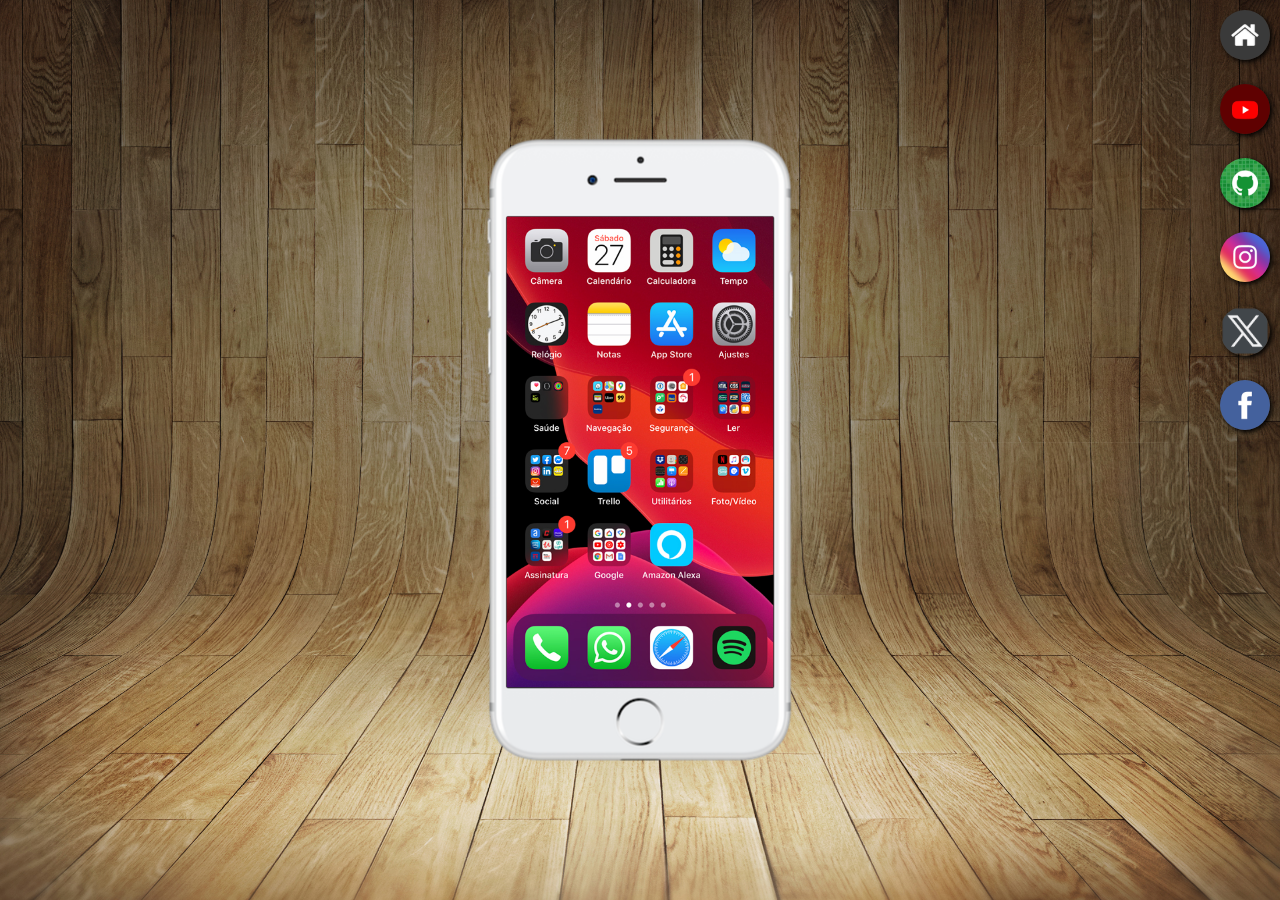
<file: index.html>
<!DOCTYPE html>
<html lang="pt-br">
<head>
    <meta charset="UTF-8">
    <meta name="viewport" content="width=device-width, initial-scale=1.0">
    <link rel="icon" href="imagens/monstera.png" type="image/png">
    <link rel="stylesheet" href="estilos/style.css">
    <title>Redes sociais</title>
</head>
<body>
    
    <main>
        <section id="telefone">
           <iframe src="home.html" name="tela" id="tela" frameborder="0">Seu navegador não é compativel</iframe>
        </section>
        <section id="redes-sociais">
            <a href="home.html" target="tela"><img src="imagens/logo-home.jpg" alt="home"></a><br>
            <a href="youtube.html" target="tela"><img src="imagens/logo-youtube.jpg" alt="YouTube"></a><br>
            <a href="github.html" target="tela"><img src="imagens/logo-github.jpg" alt="Github"></a><br>
            <a href="instagran.html" target="tela"><img src="imagens/logo-instagram.jpg" alt="Intagram"></a><br>
            <a href="x.html" target="tela"><img src="imagens/logotipos.png" alt="Twitter"></a><br>
            <a href="facebook.html" target="tela"><img src="imagens/logo-facebook.jpg" alt="Facebook"></a><br>
        </section>
    </main>

   
</body>
</html>
</file>
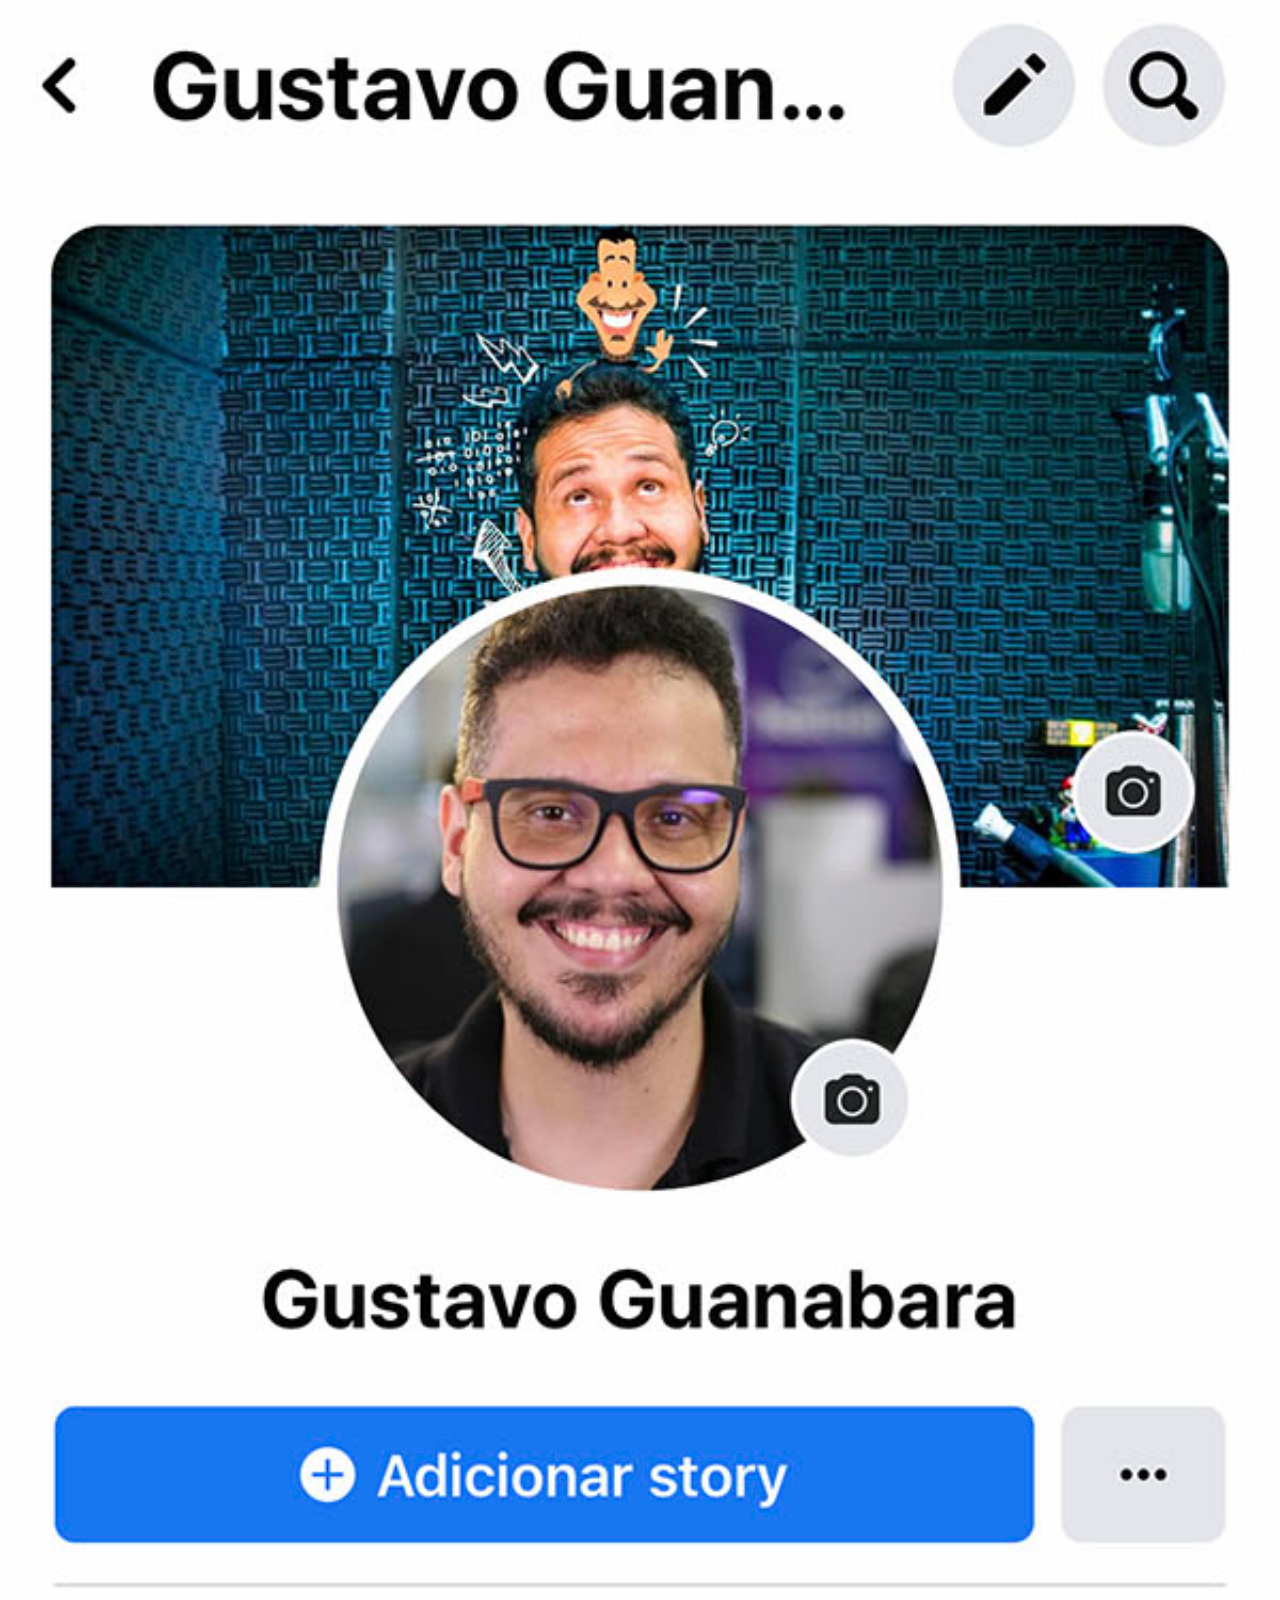
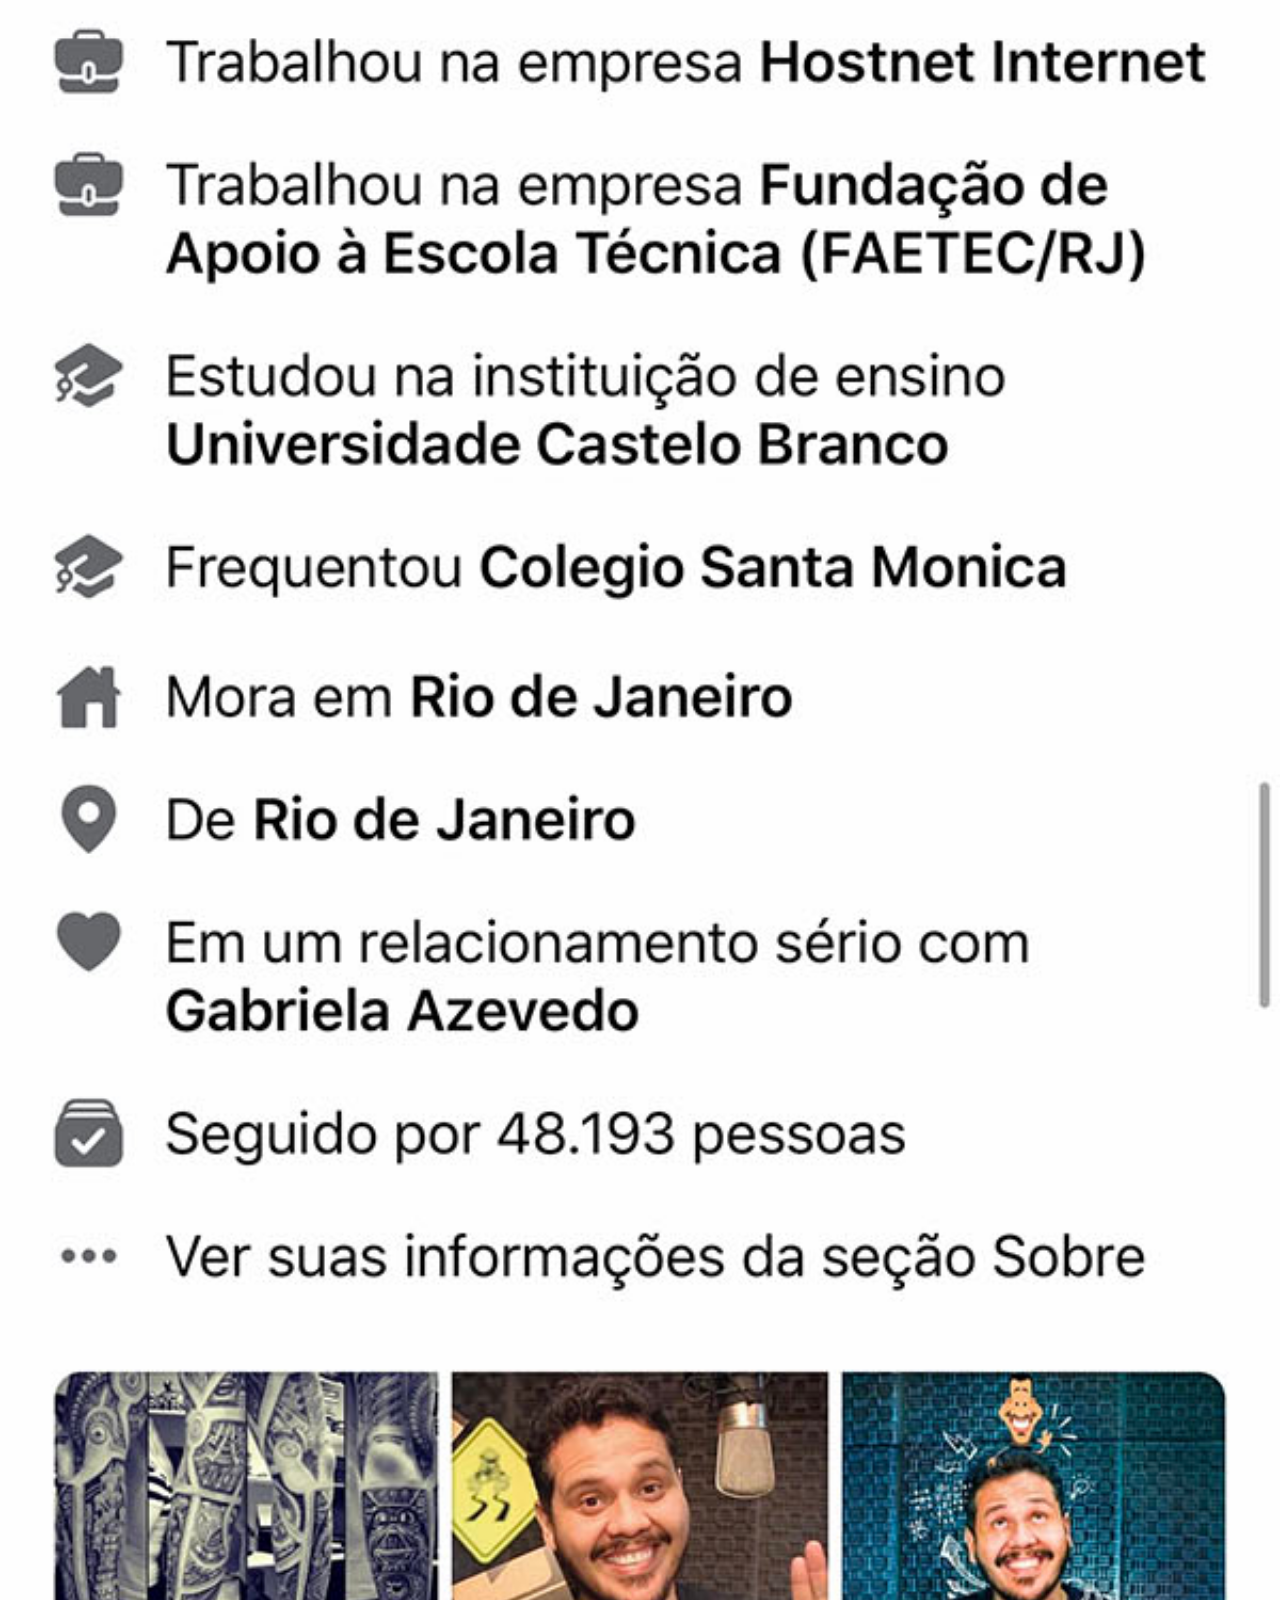
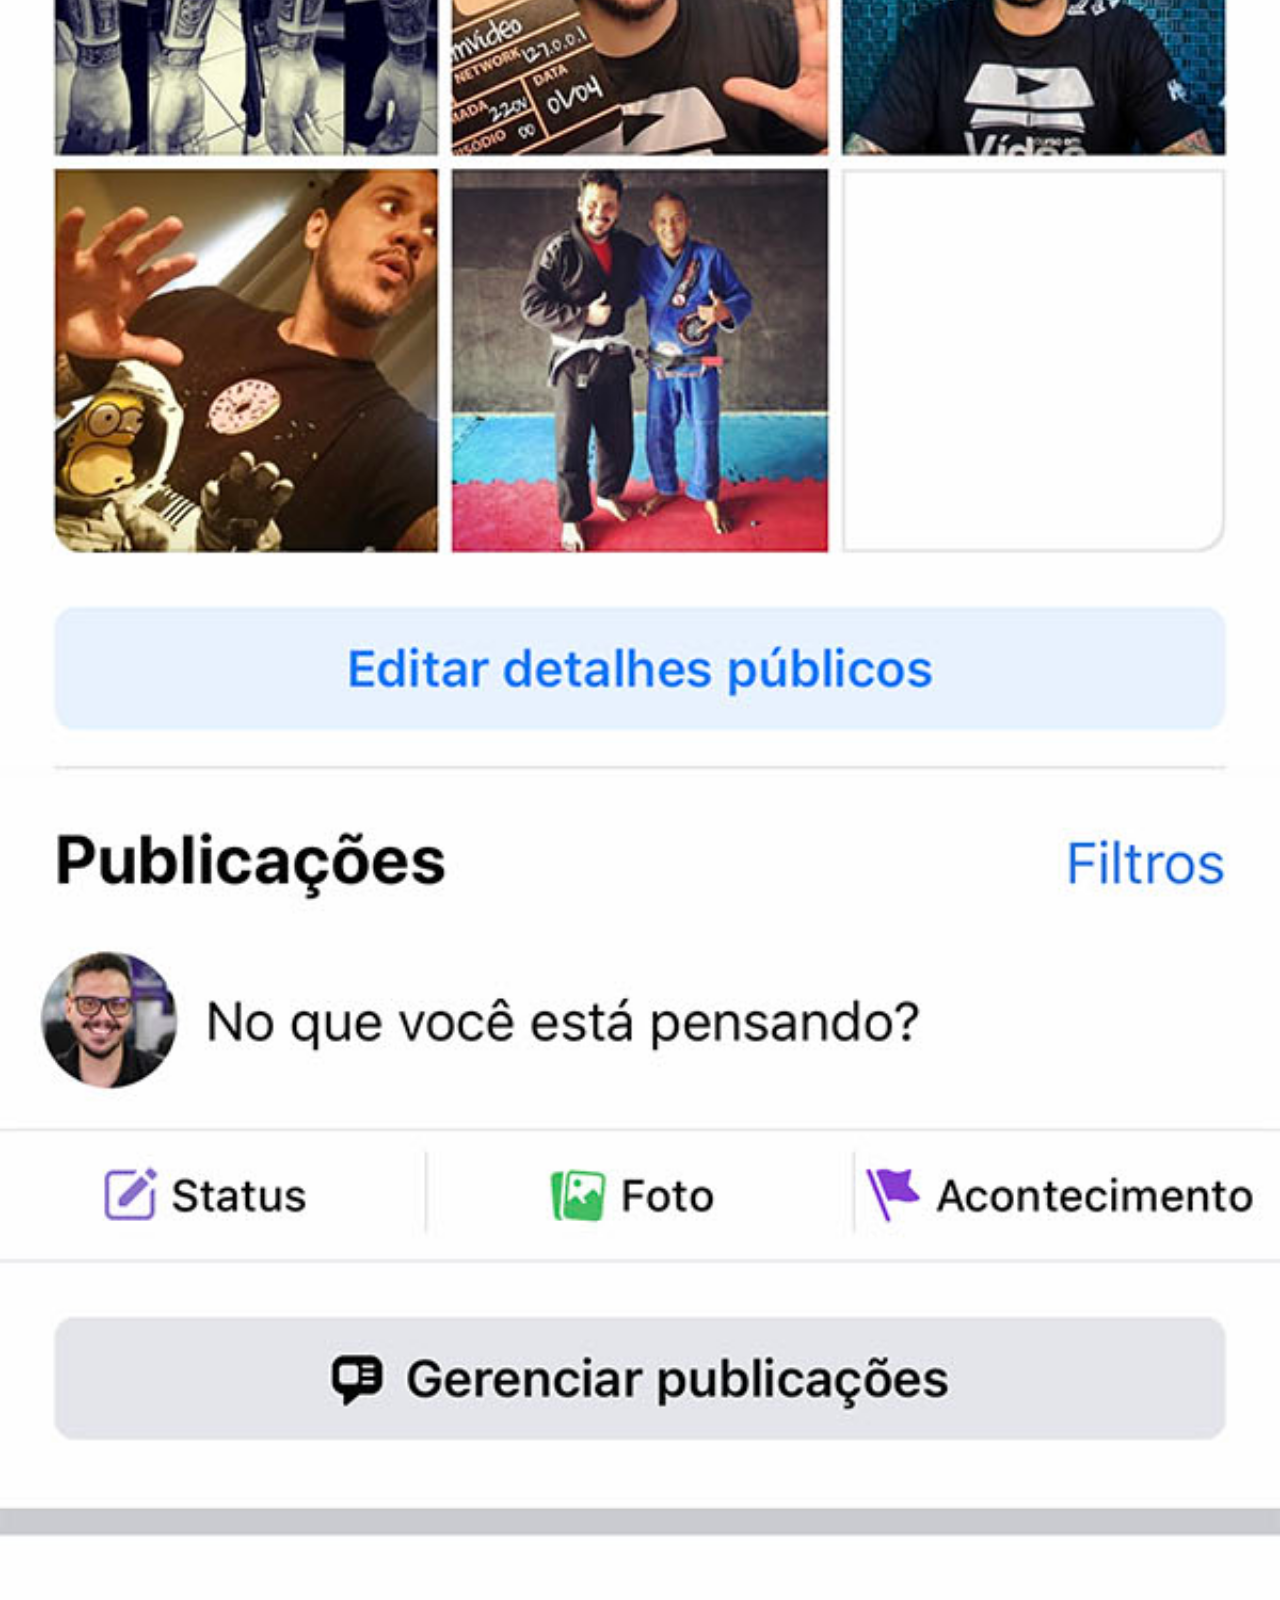
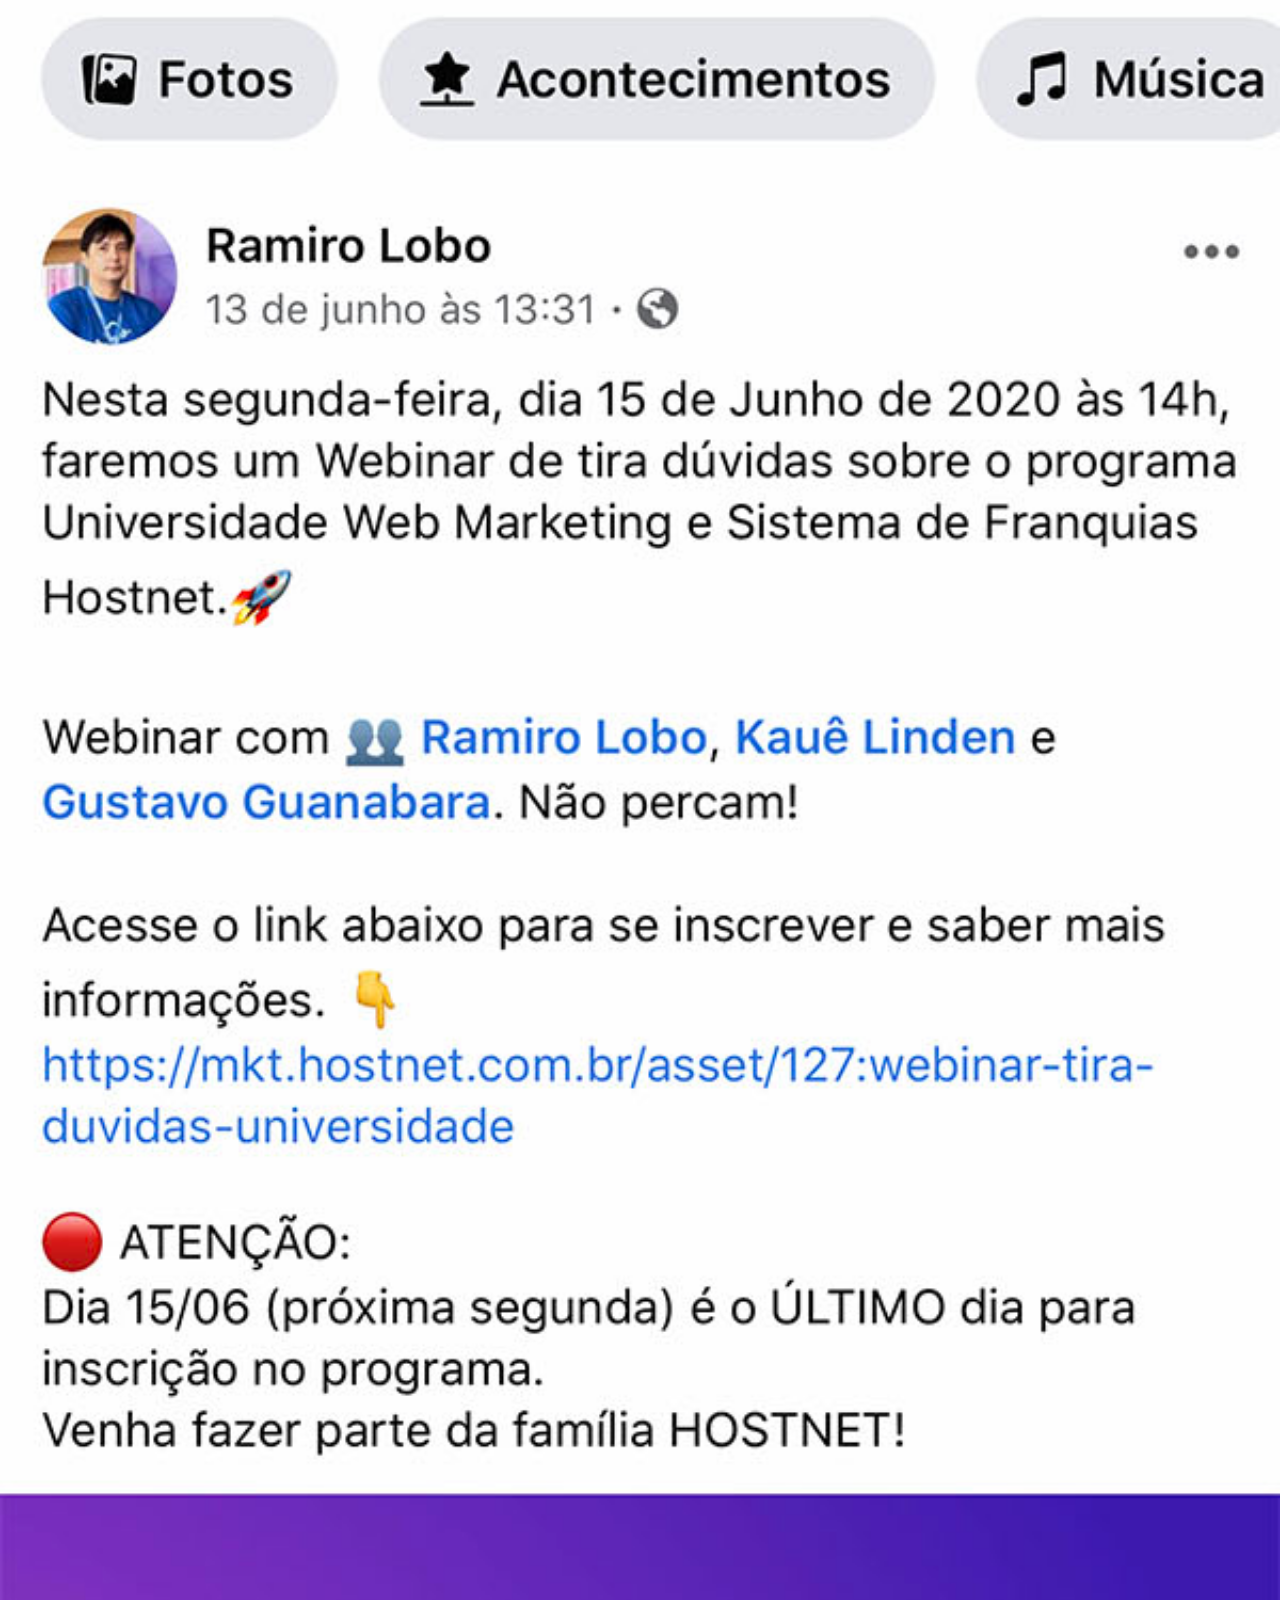
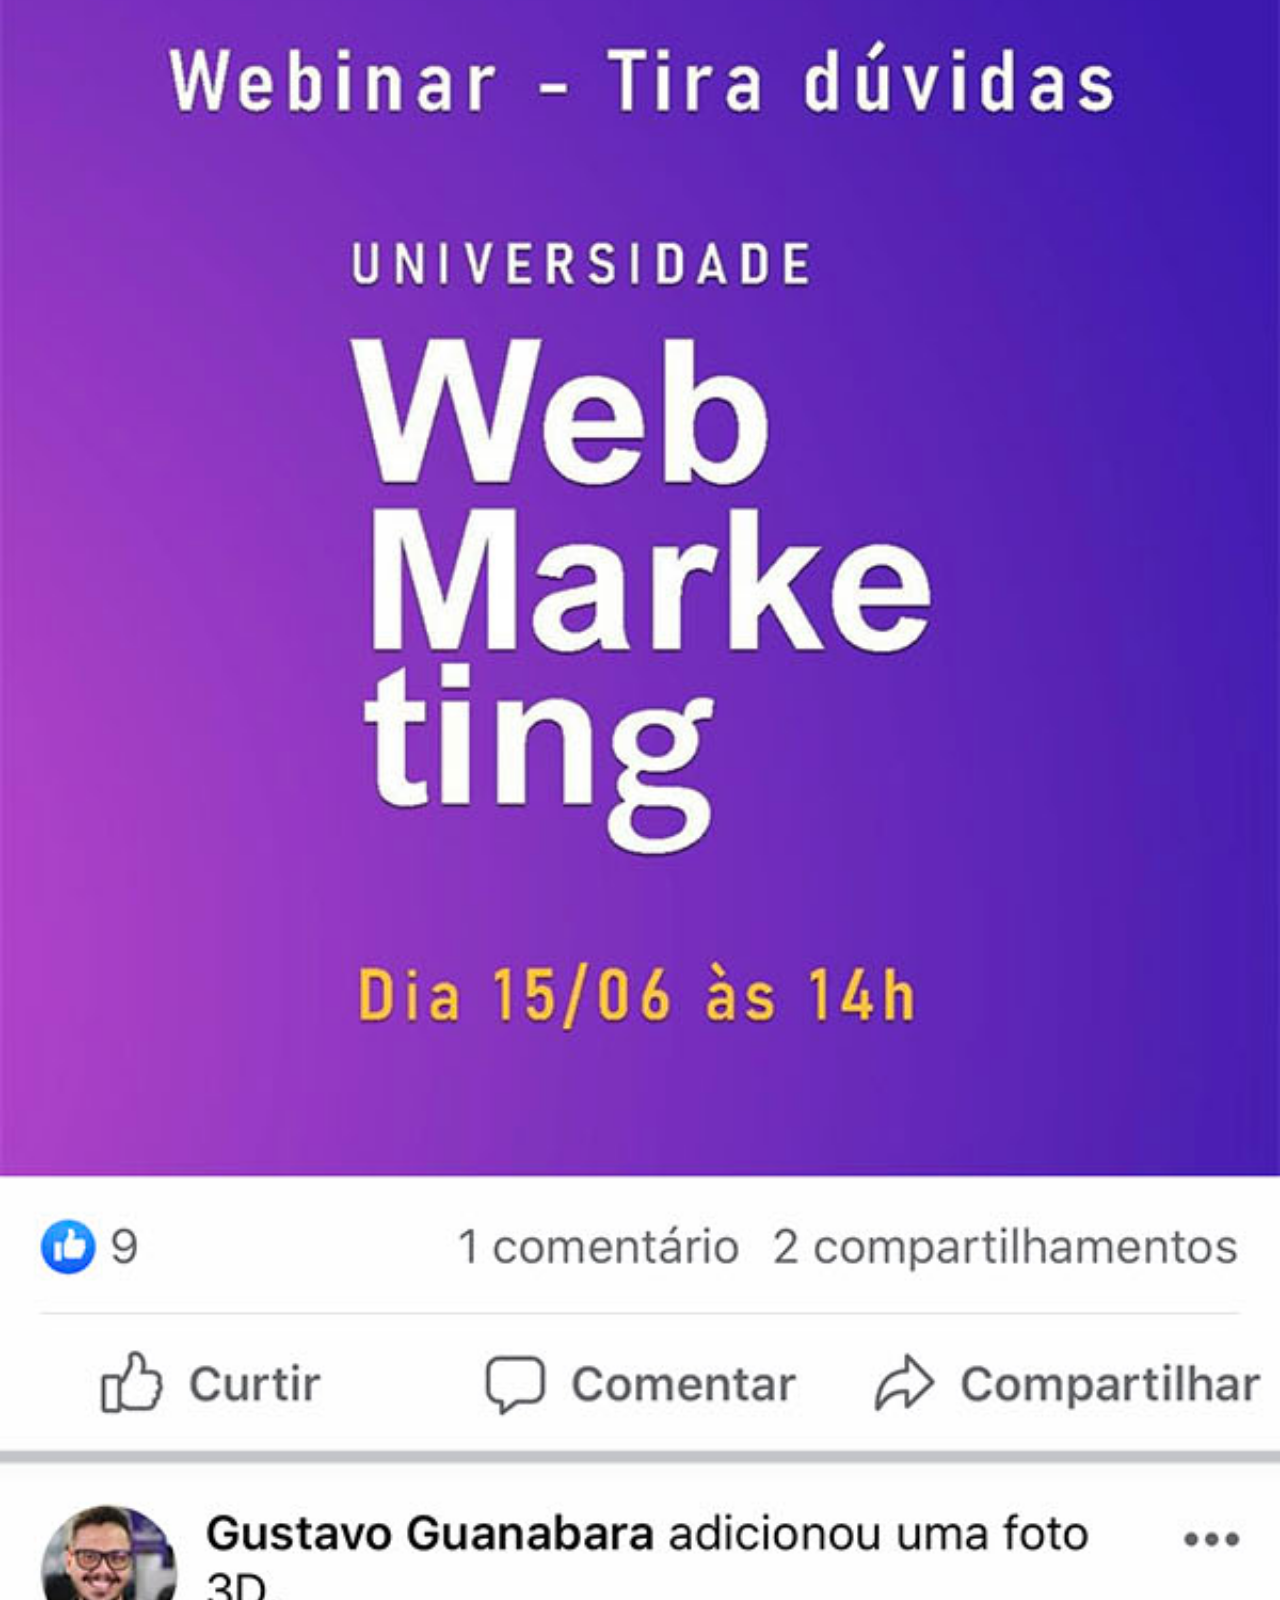
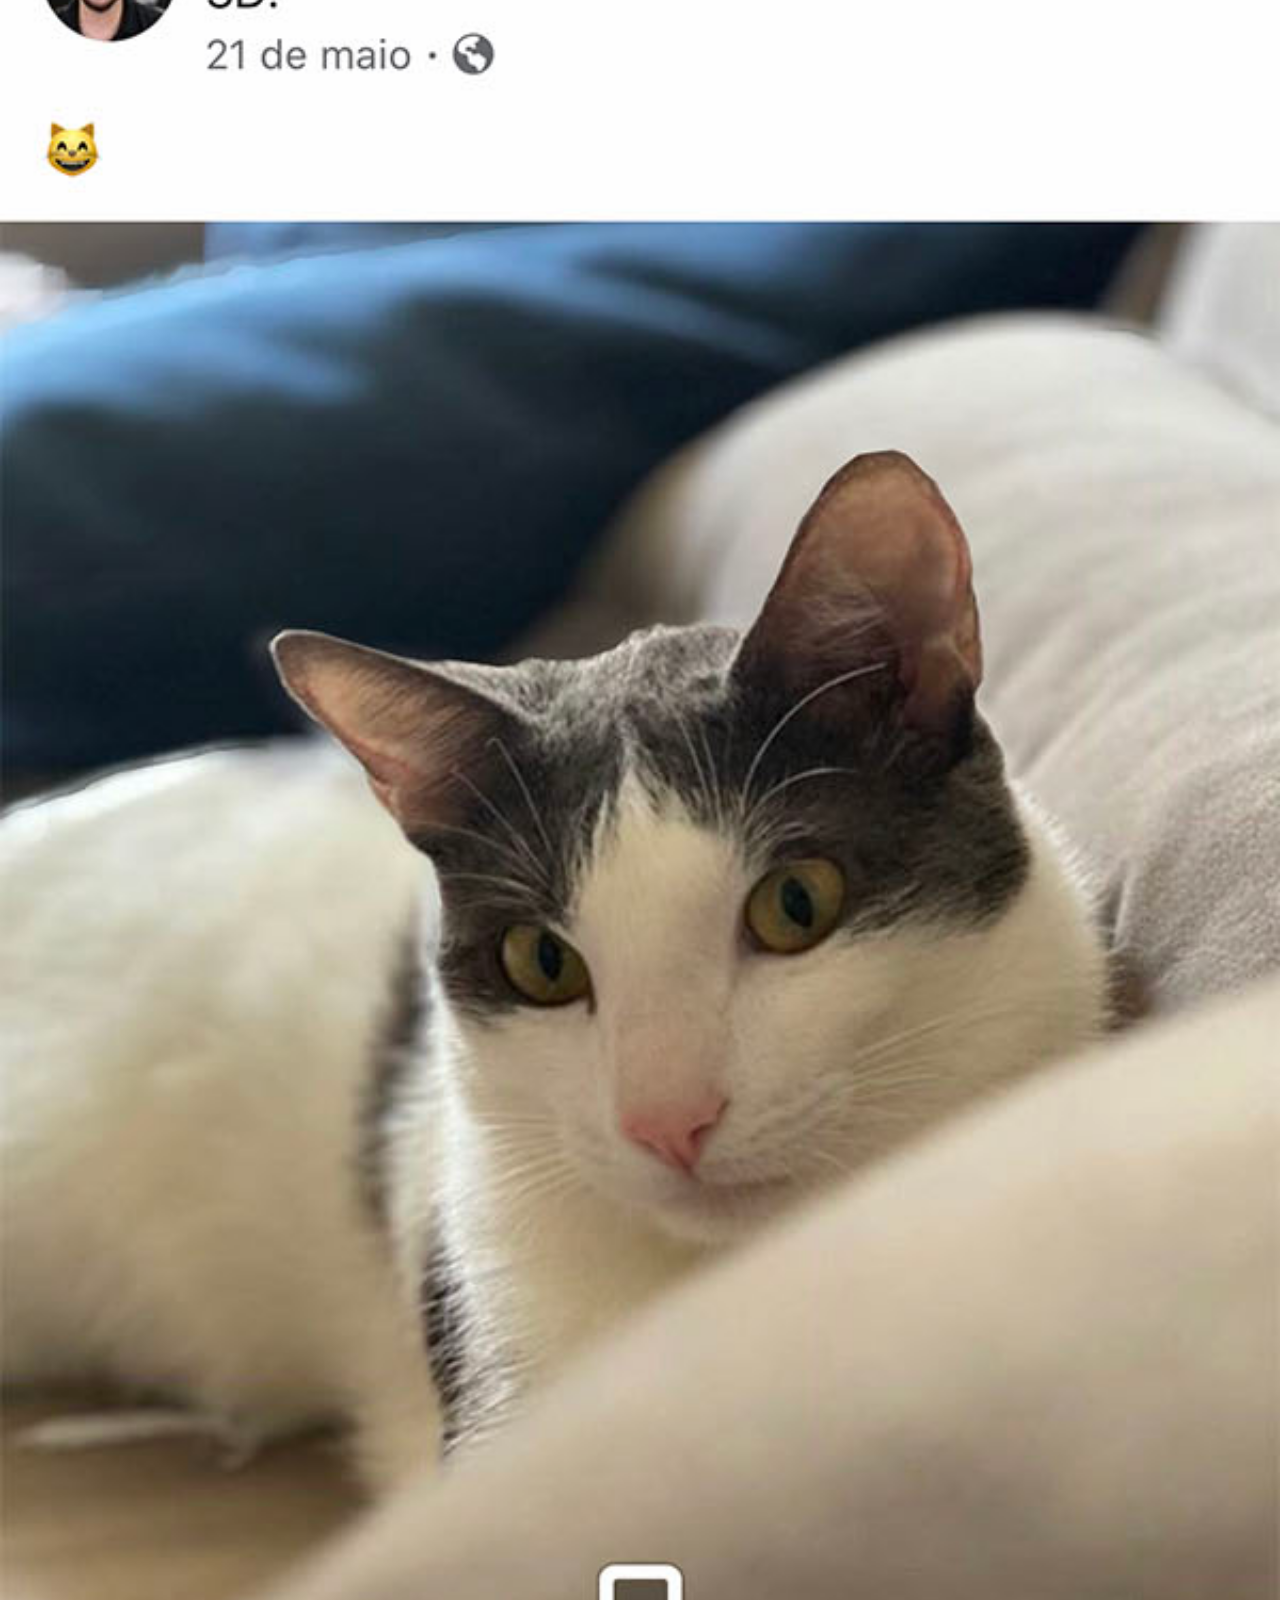
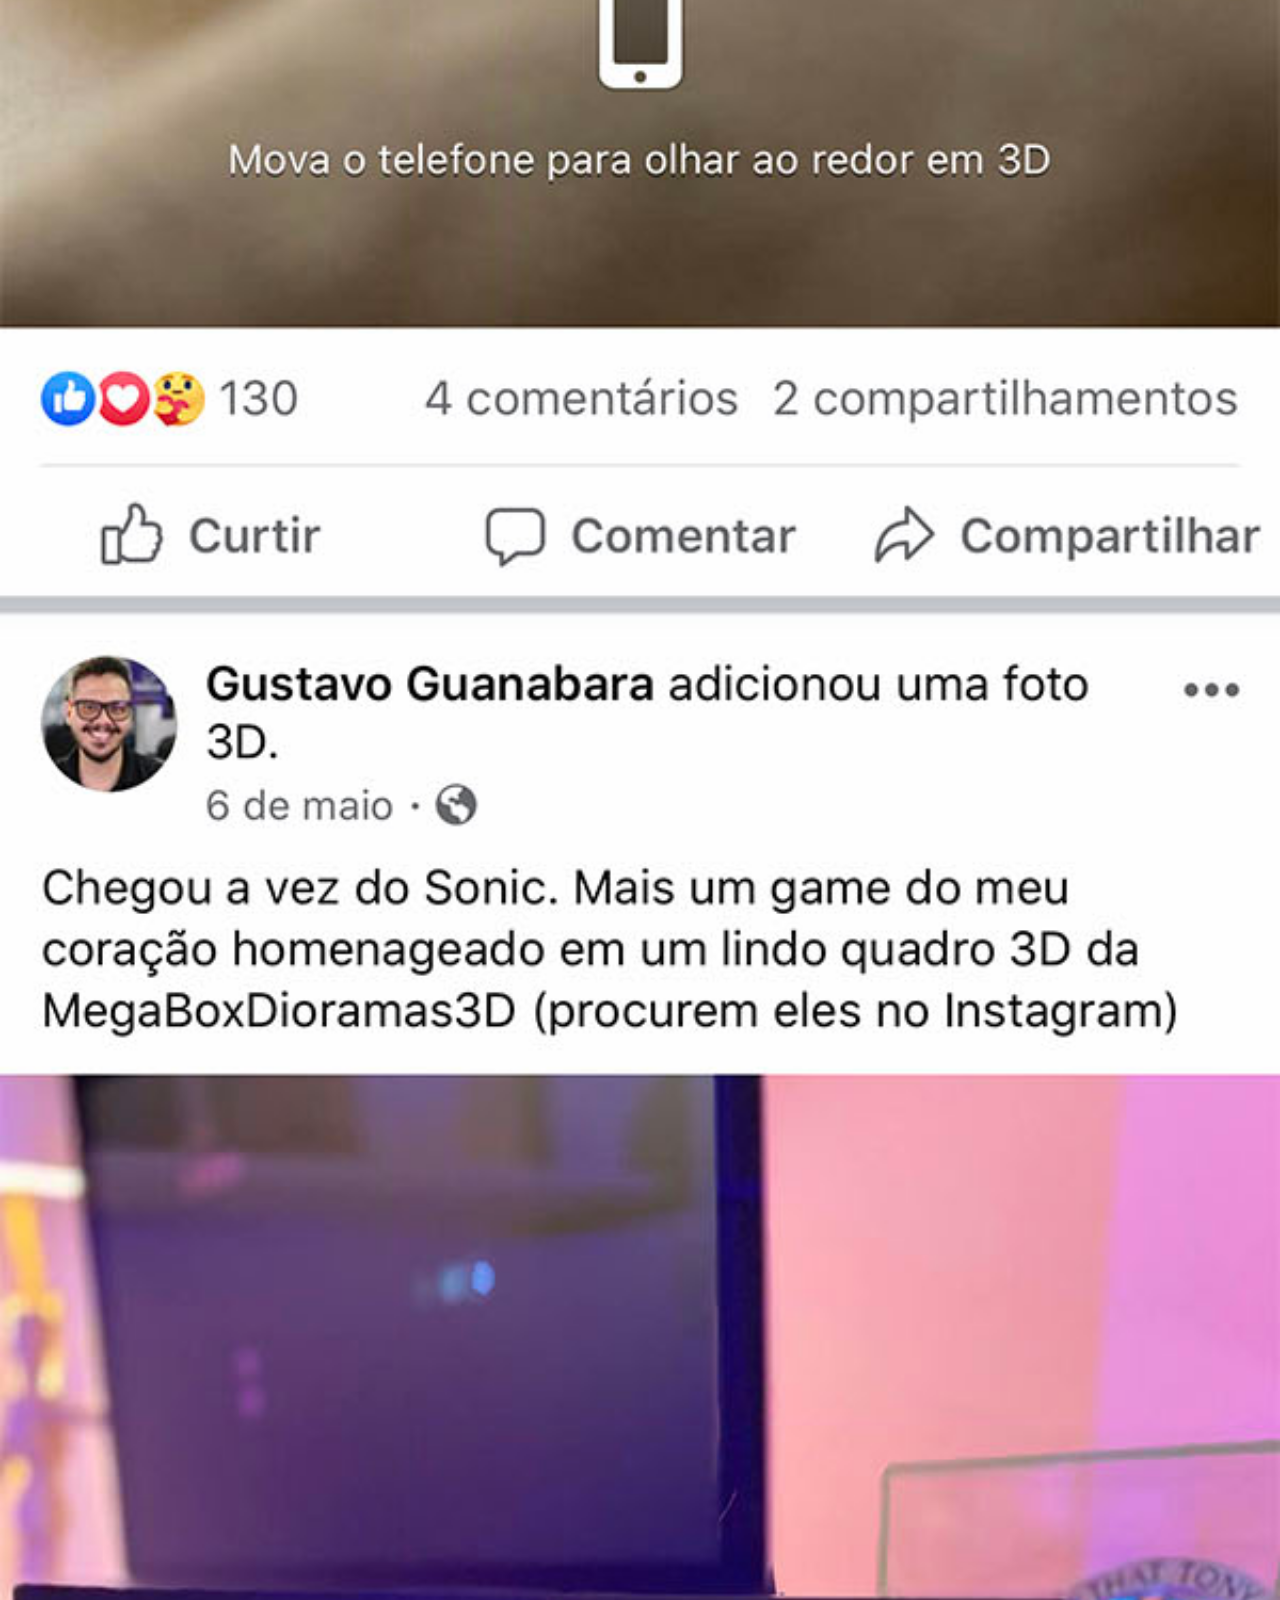
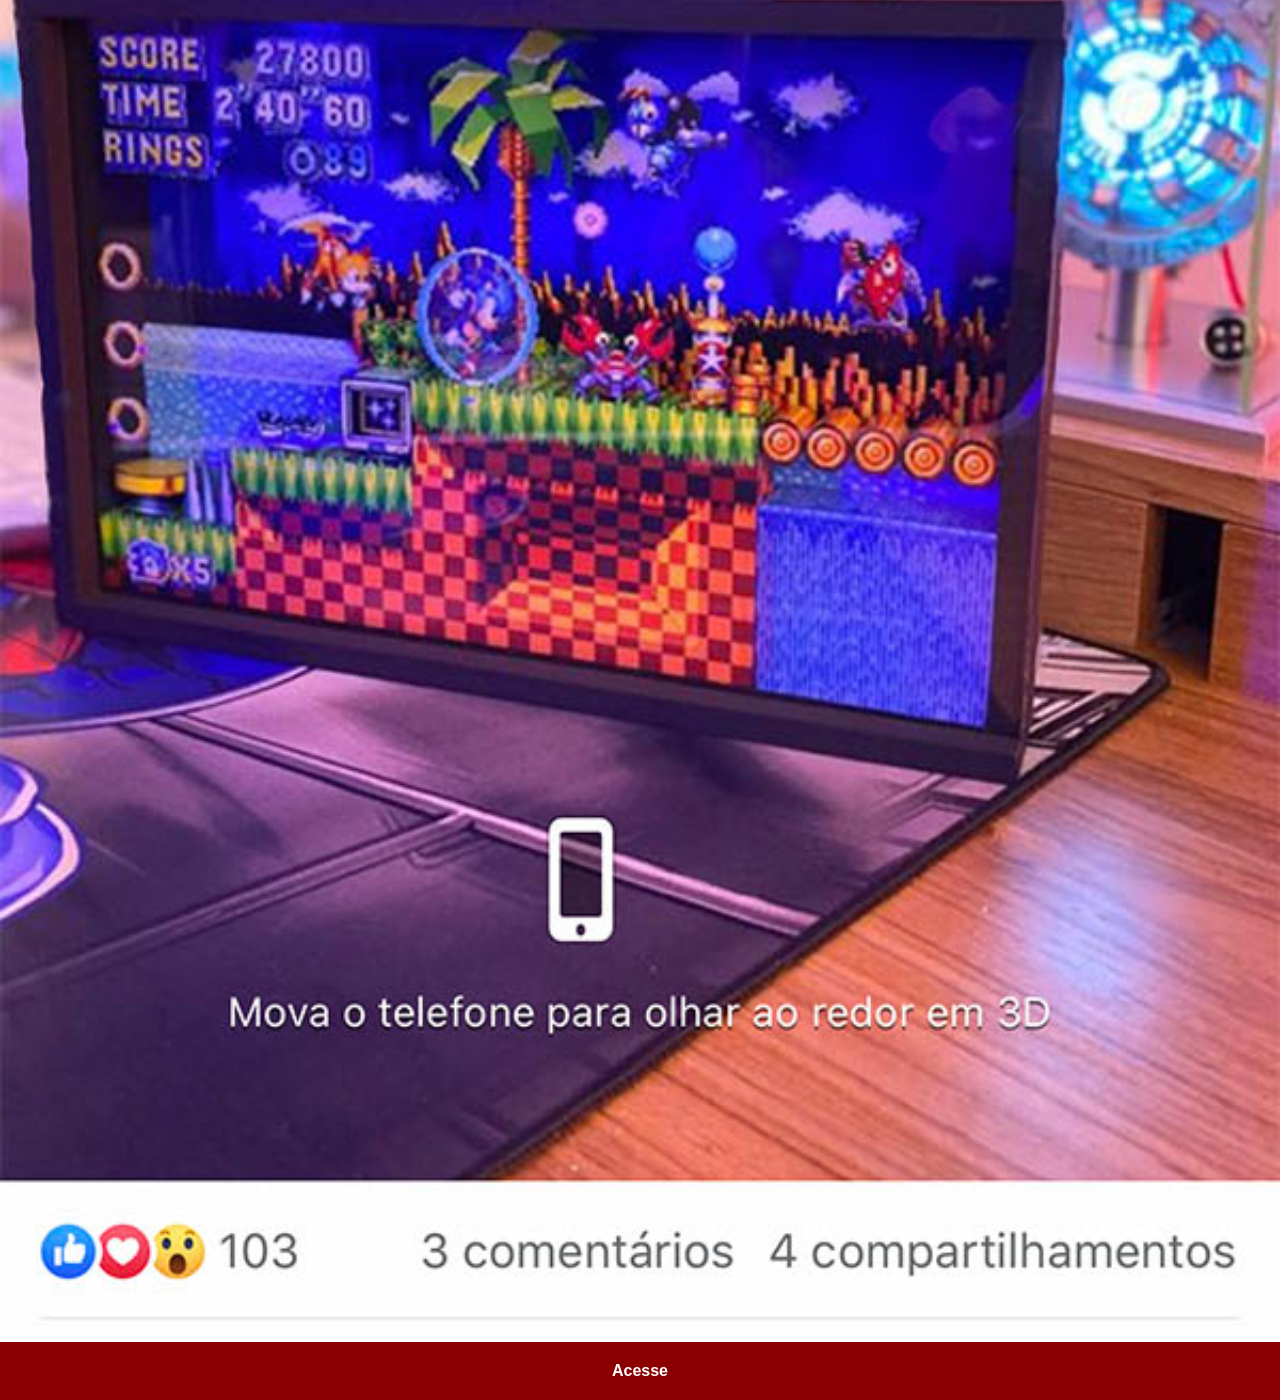
<file: facebook.html>
<!DOCTYPE html>
<html lang="pt-br">
<head>
    <meta charset="UTF-8">
    <meta name="viewport" content="width=device-width, initial-scale=1.0">
    <title>Facebook</title>
    <link rel="stylesheet" href="estilos/social.css">
</head>
<body>
    <img src="imagens/tela-facebook.jpg" alt="Facebook">
    <a href="https://www.facebook.com/" target="_blank">Acesse</a>
</body>
</html>
</file>
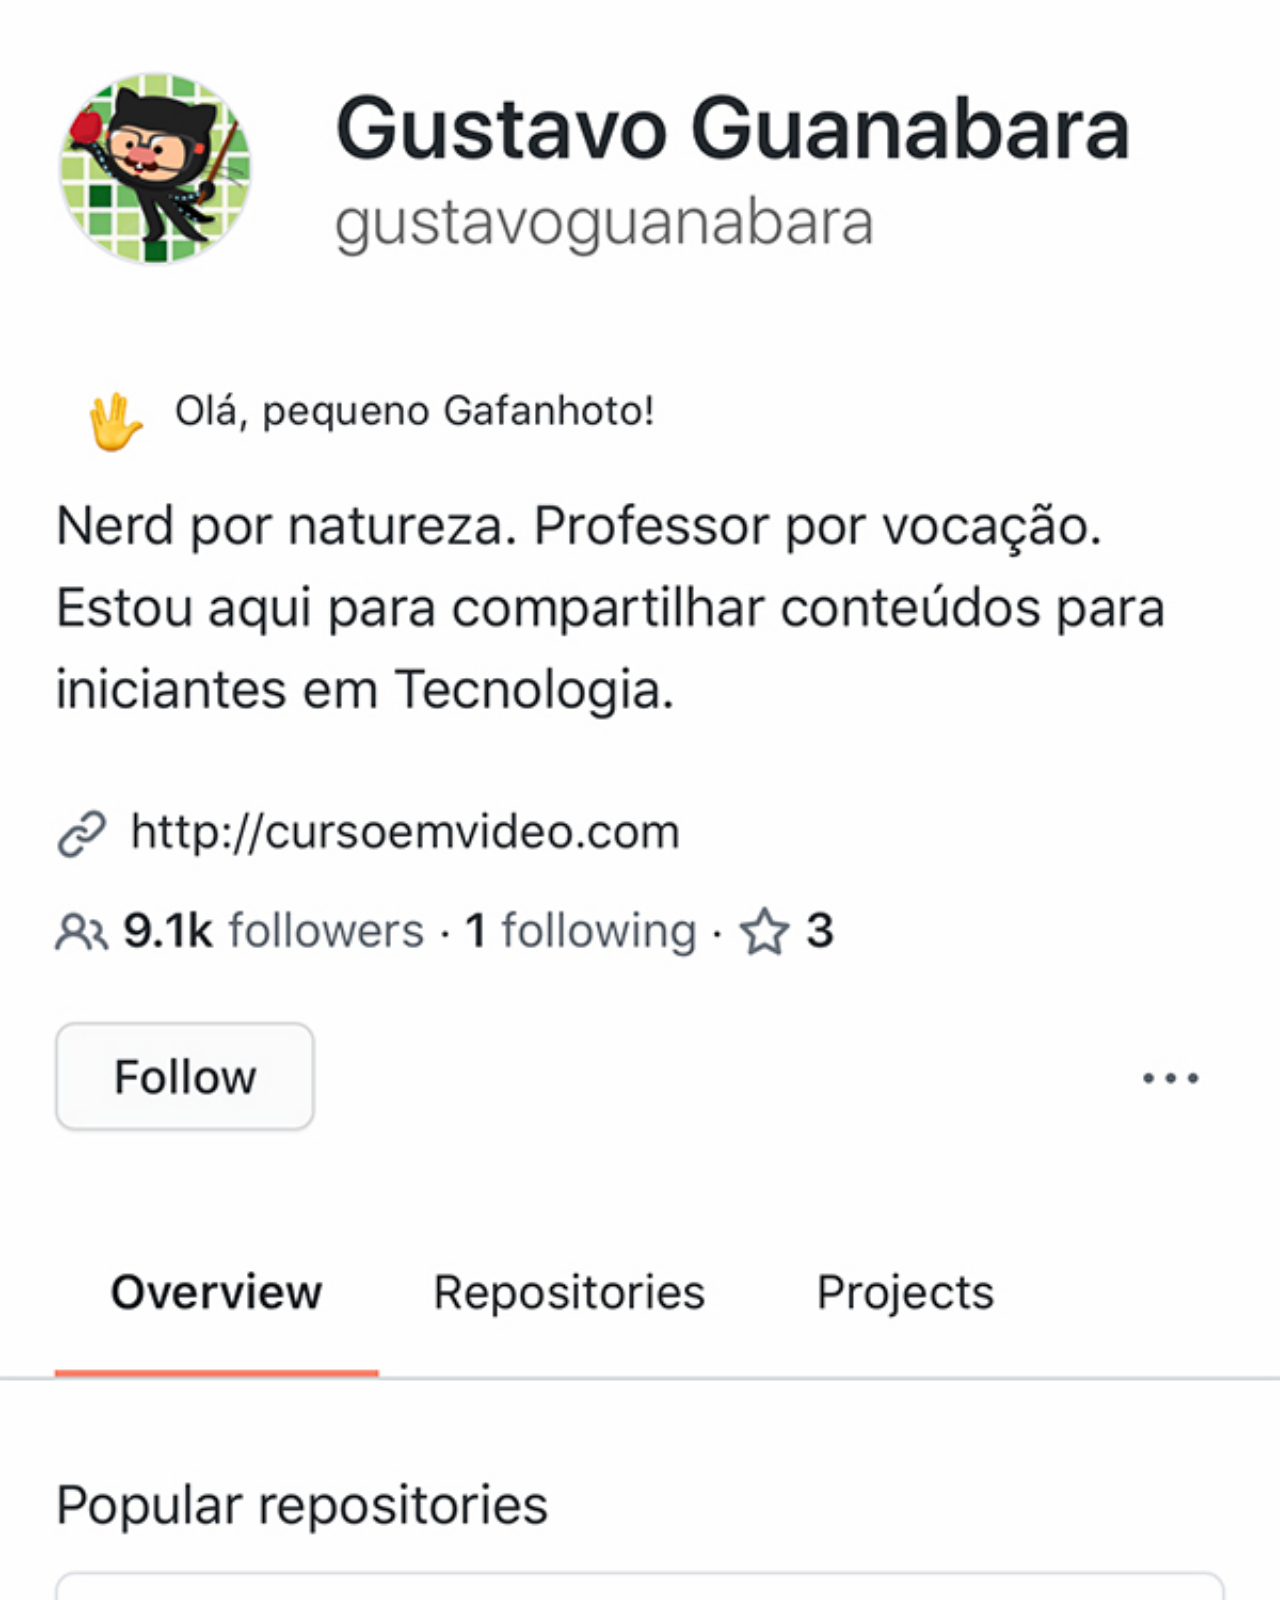
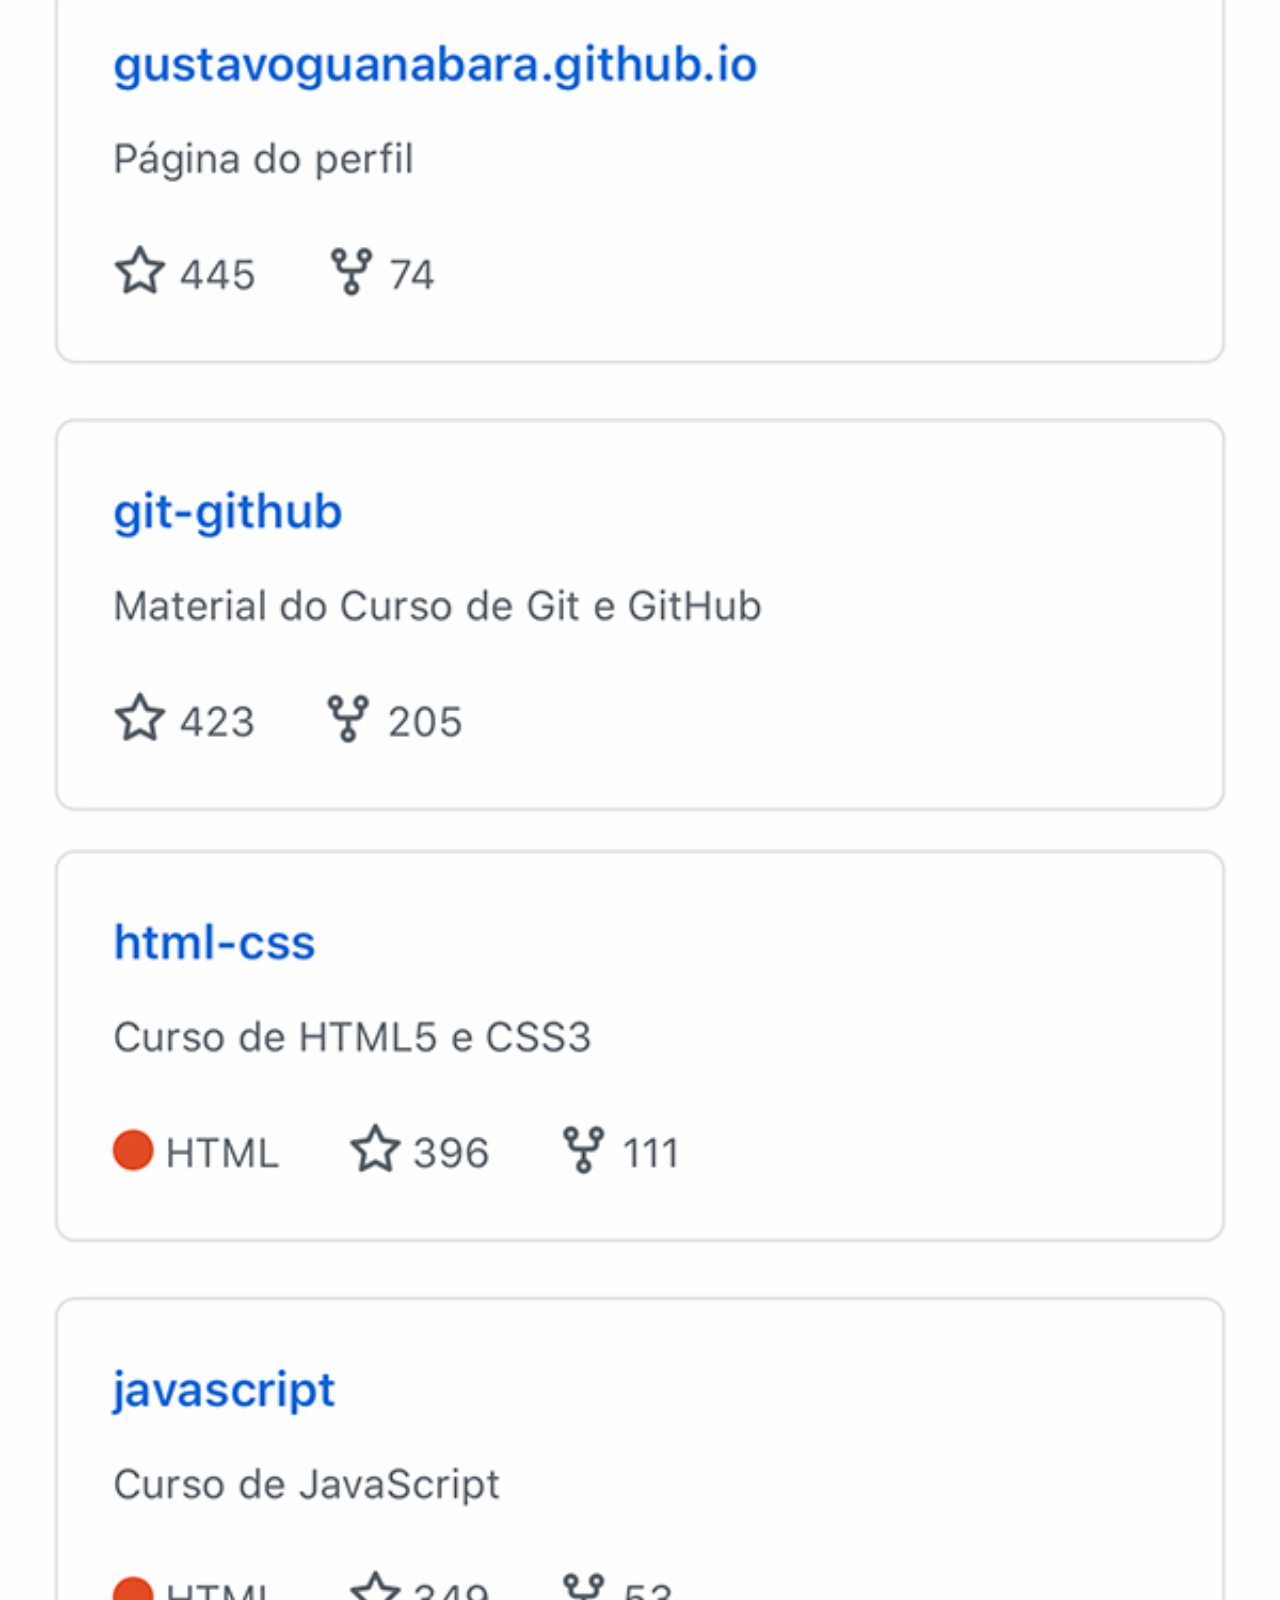
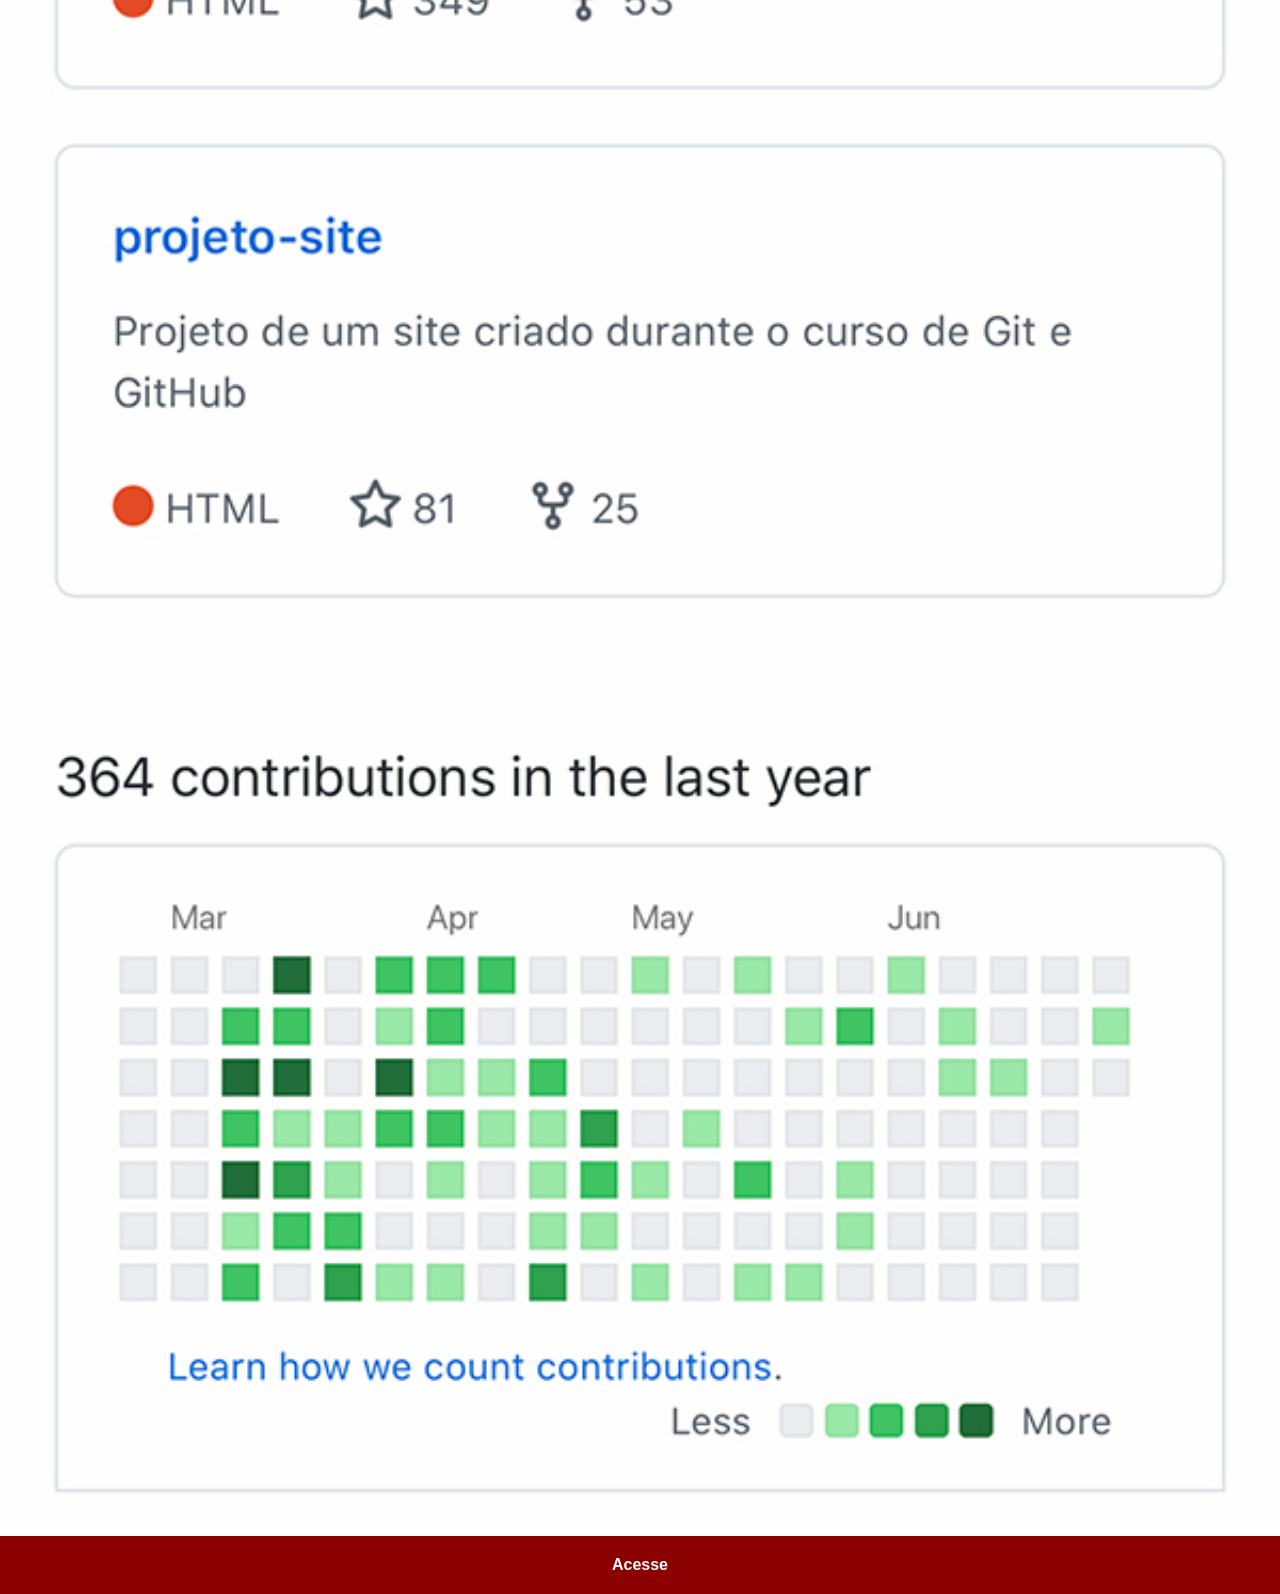
<file: github.html>
<!DOCTYPE html>
<html lang="pt-br">
<head>
    <meta charset="UTF-8">
    <meta name="viewport" content="width=device-width, initial-scale=1.0">
    <title>Github</title>
    <link rel="stylesheet" href="estilos/social.css">
</head>
<body>
    <img src="imagens/tela-github.jpg" alt="Github">
    <a href="https://github.com/sergioxis" target="_blank">Acesse</a>
</body>
</html>
</file>
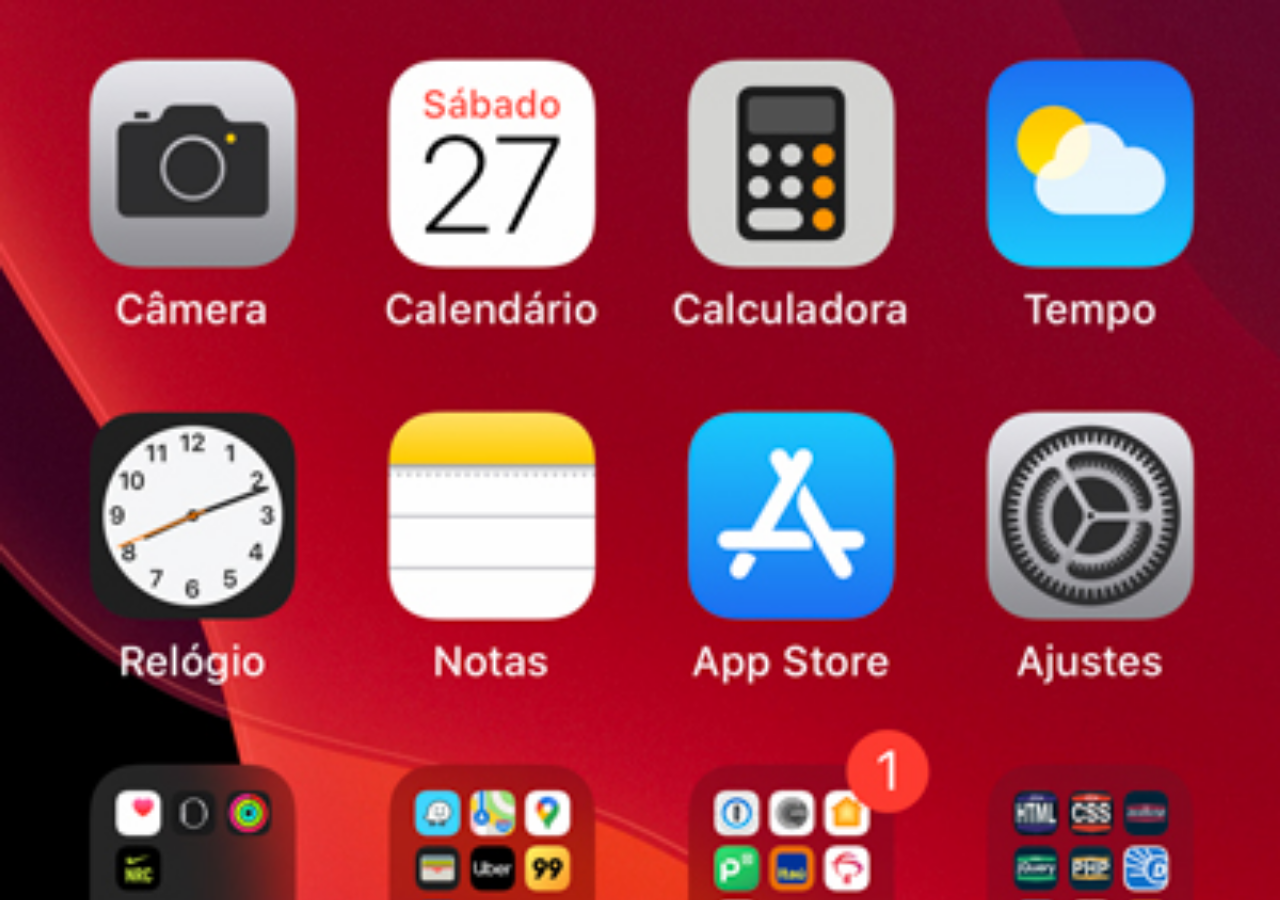
<file: home.html>
<!DOCTYPE html>
<html lang="pt-br">
<head>
    <meta charset="UTF-8">
    <meta name="viewport" content="width=device-width, initial-scale=1.0">
    <title>home</title>
</head>
<style>
    * {
        margin: 0px;
        padding: 0px;

    }

    body {
        width: 100vw;
        height: 100vh;
        background: black url('imagens/tela-home.jpg') no-repeat top center;
        background-size: cover;
    }
</style>
<body>
    
</body>
</html>
</file>
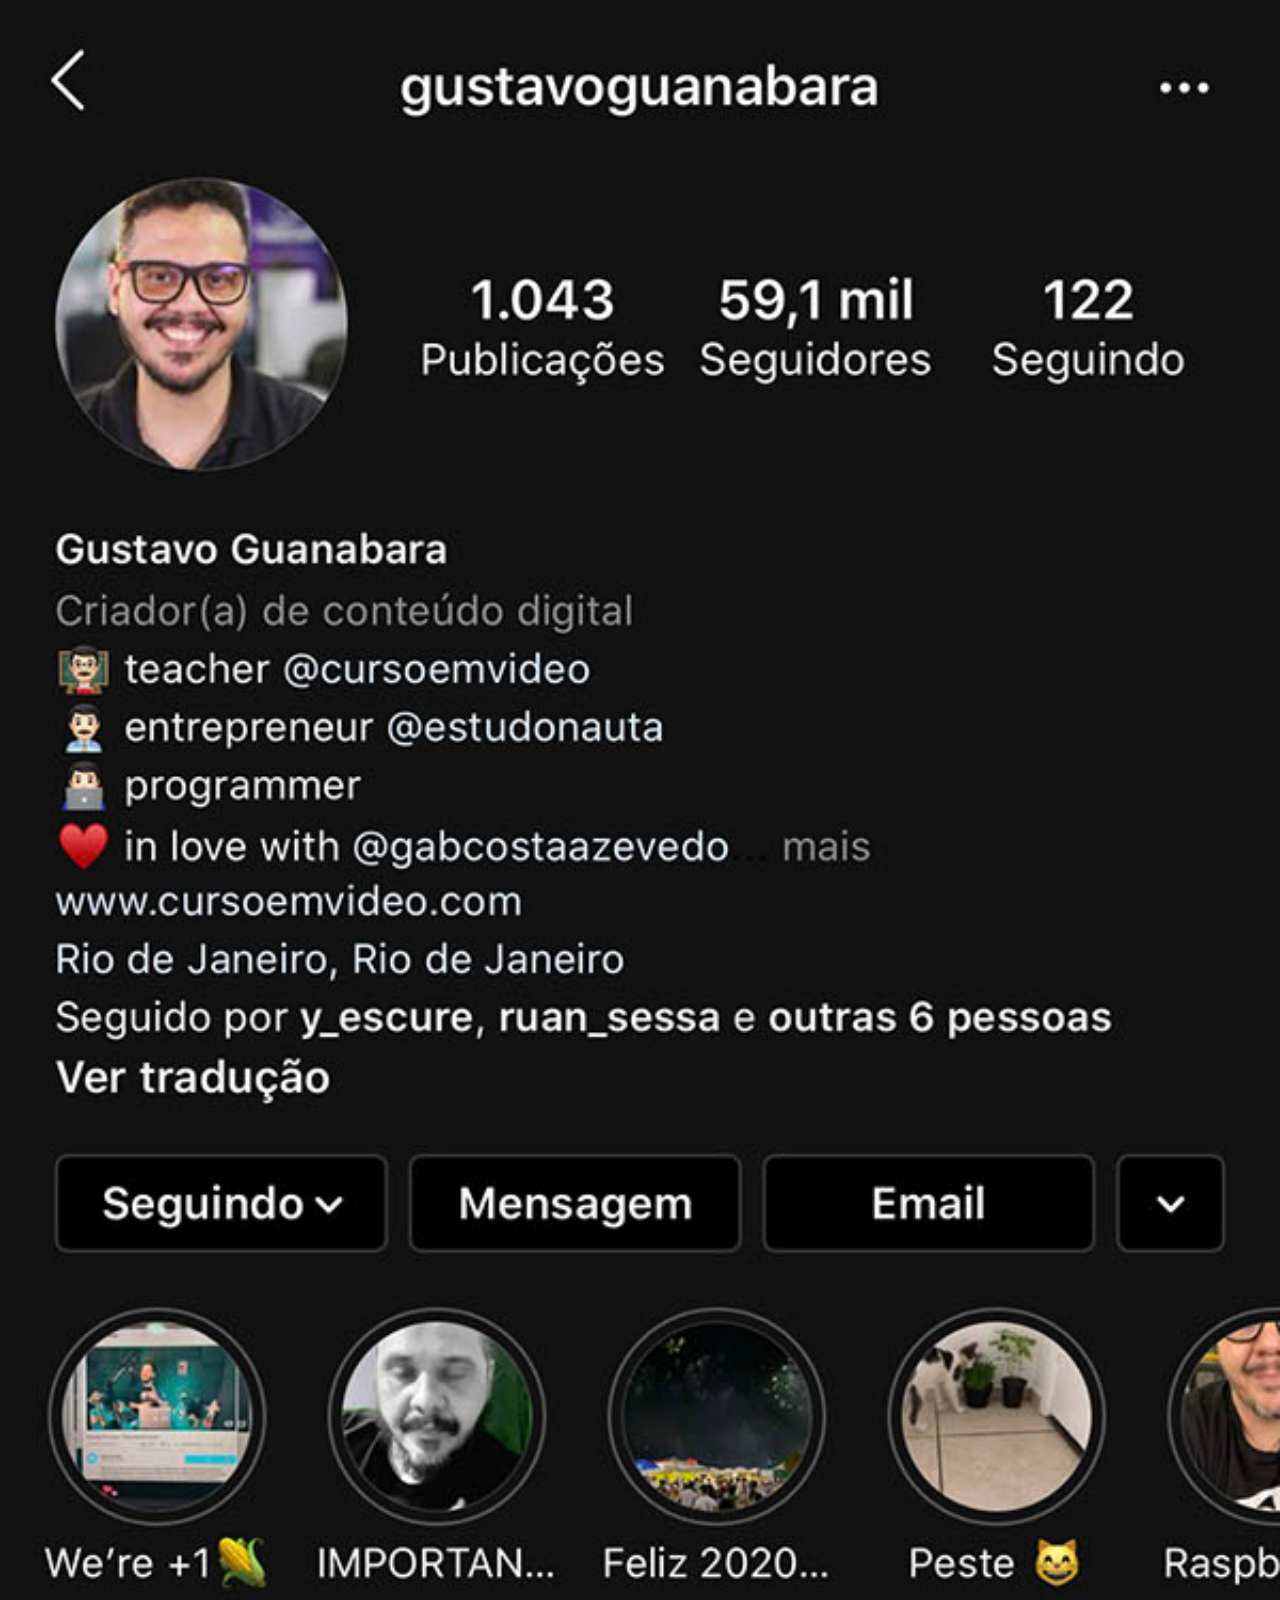
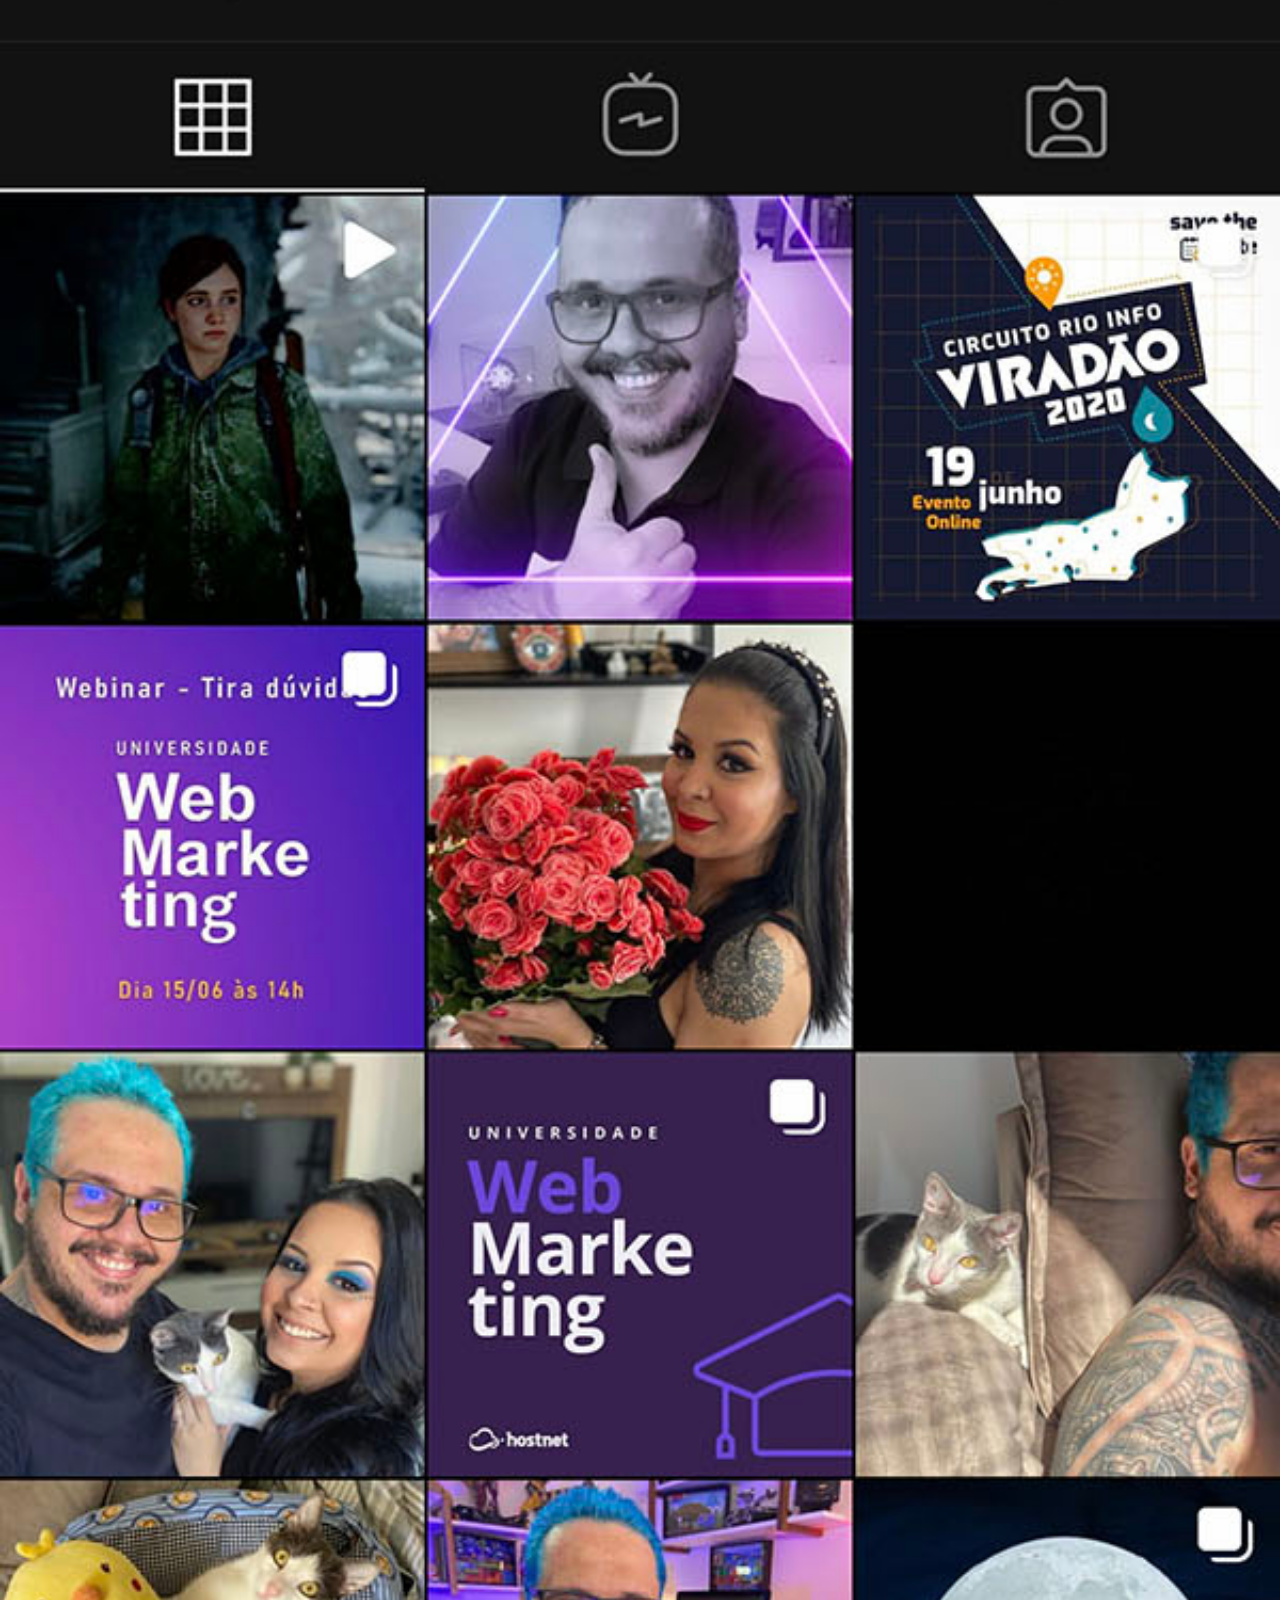
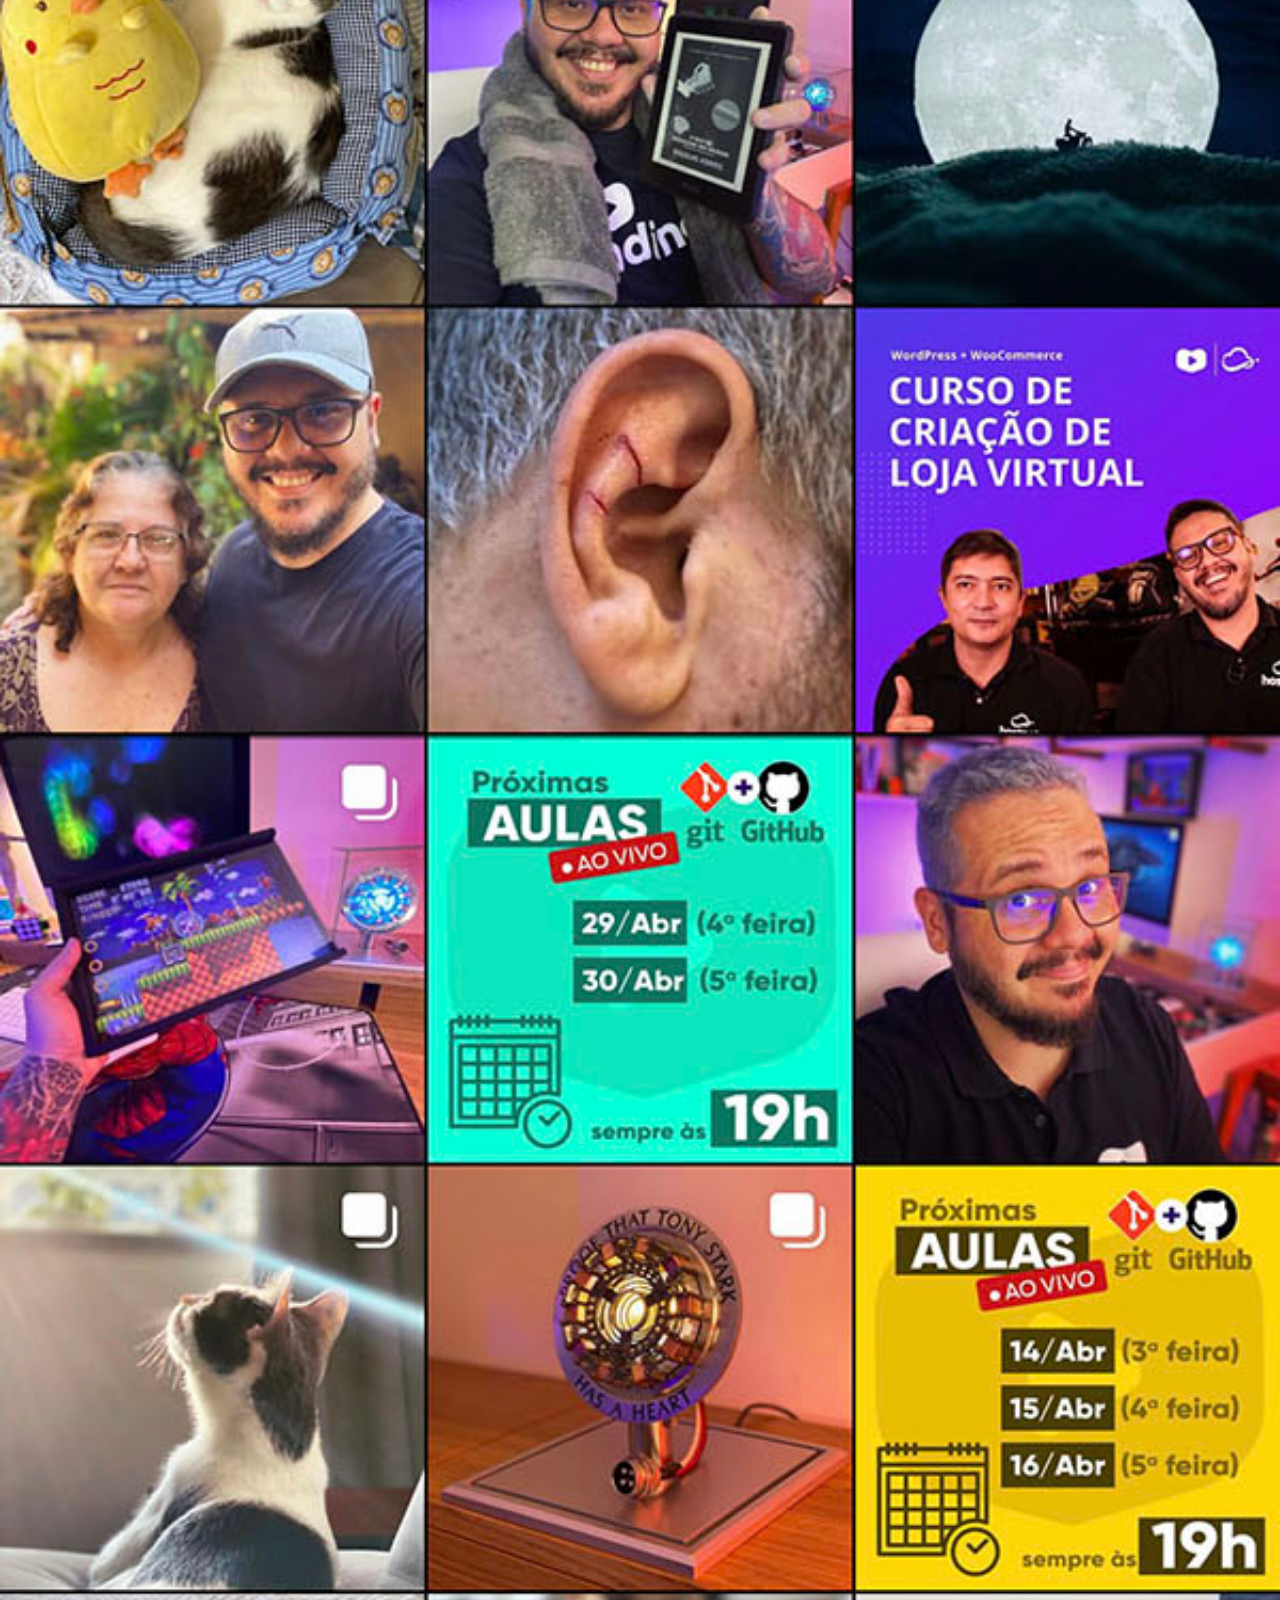
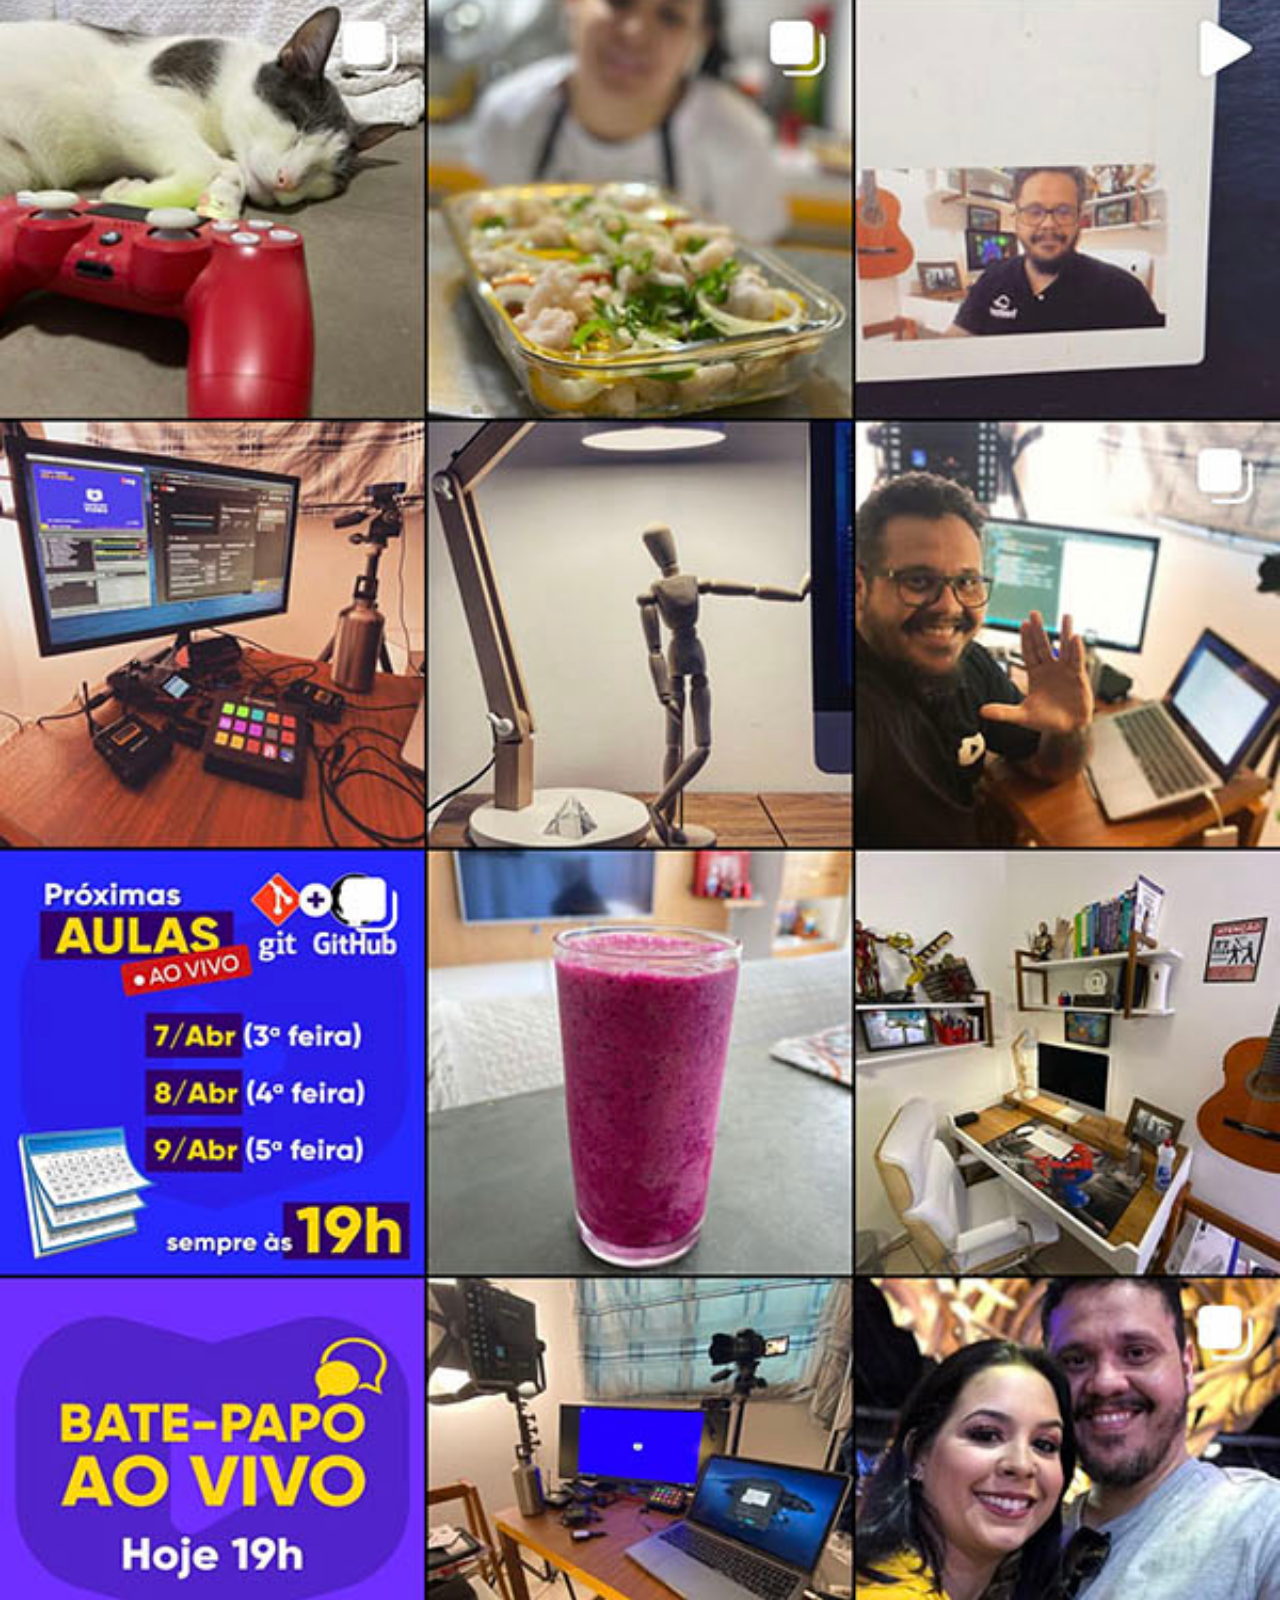
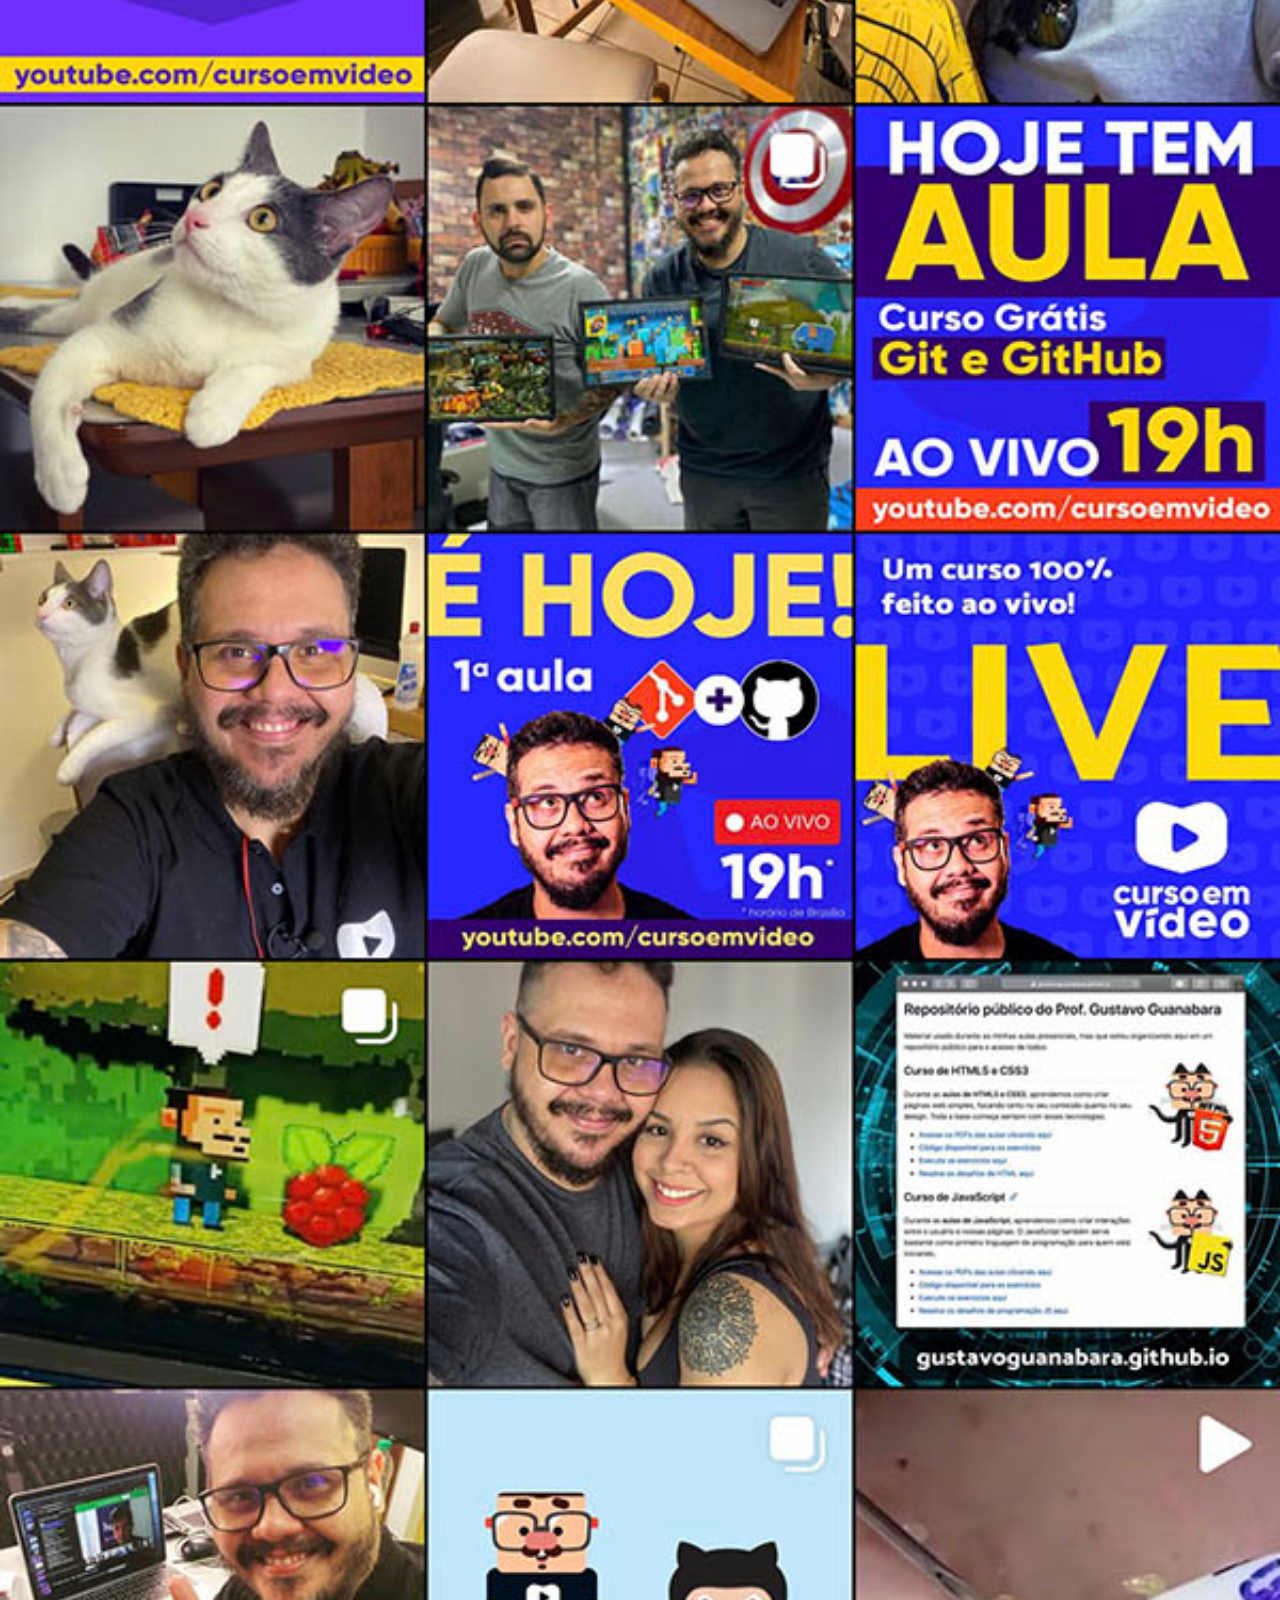
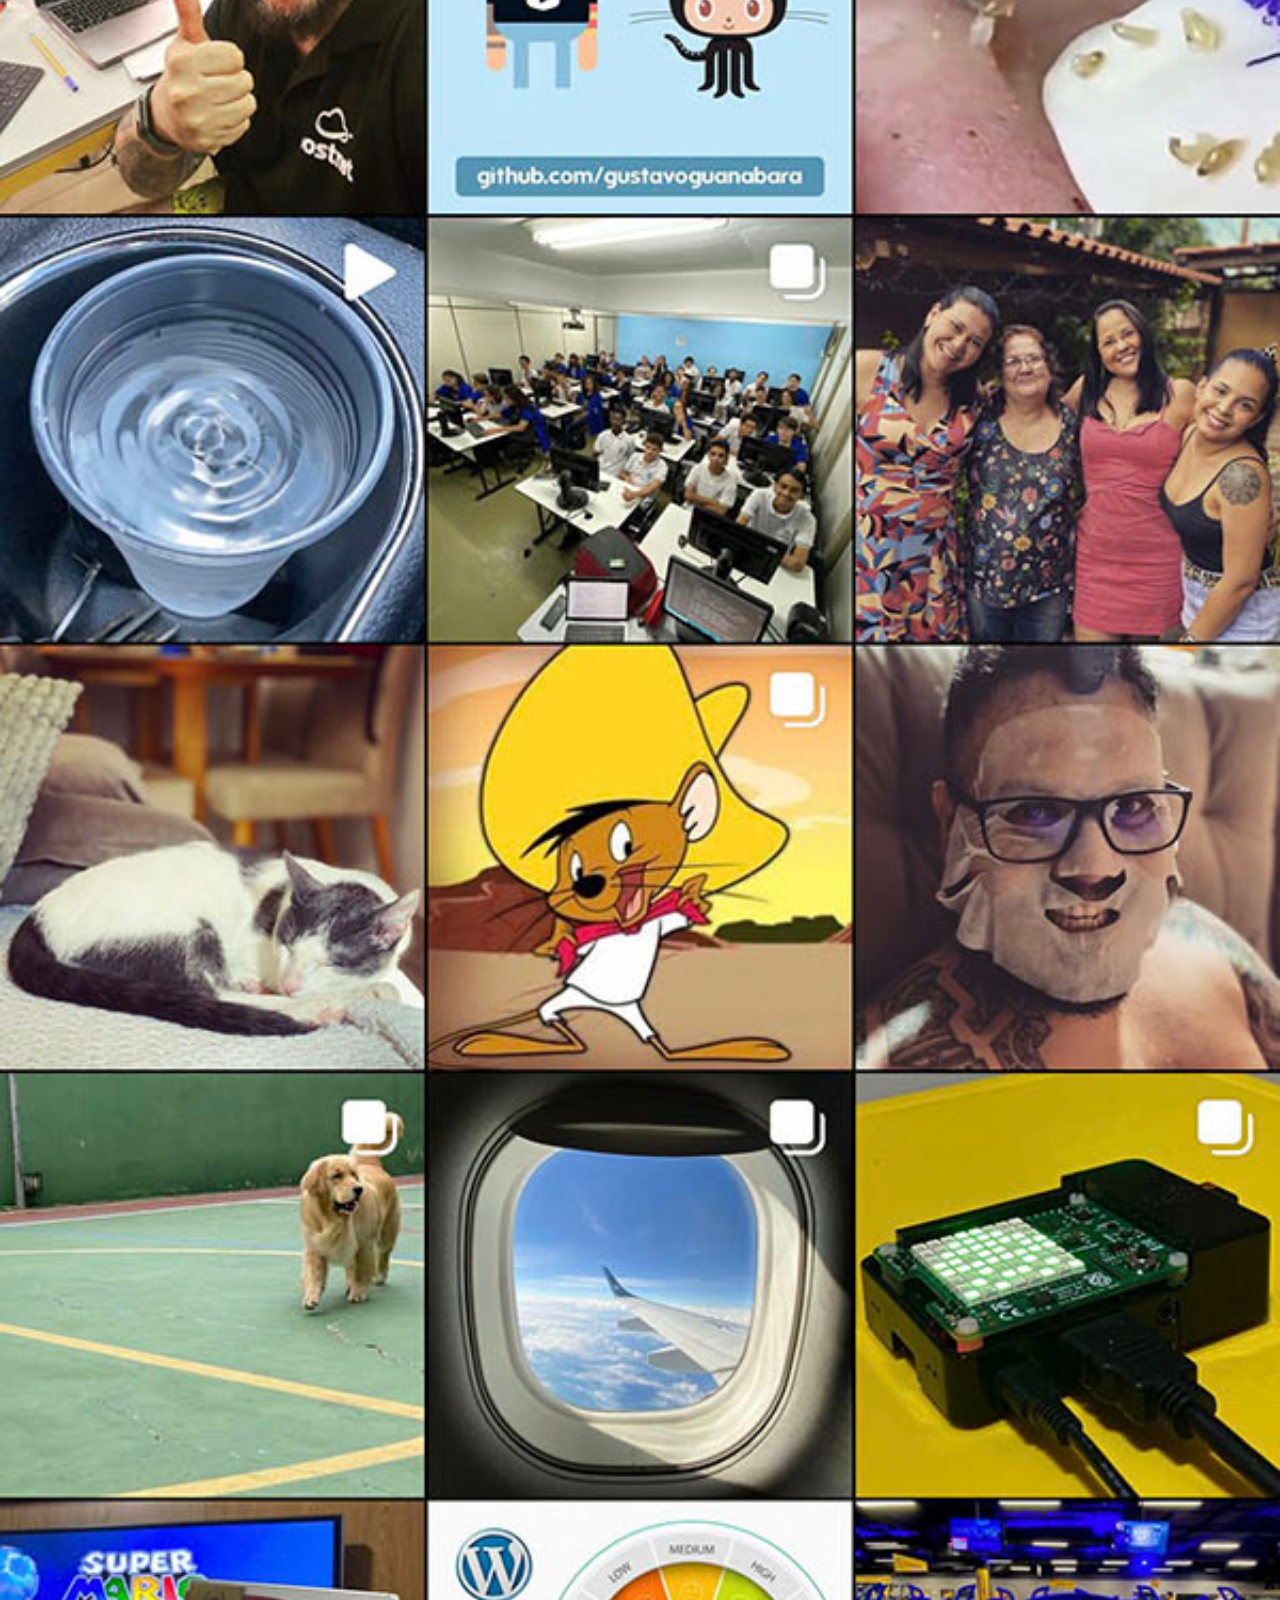
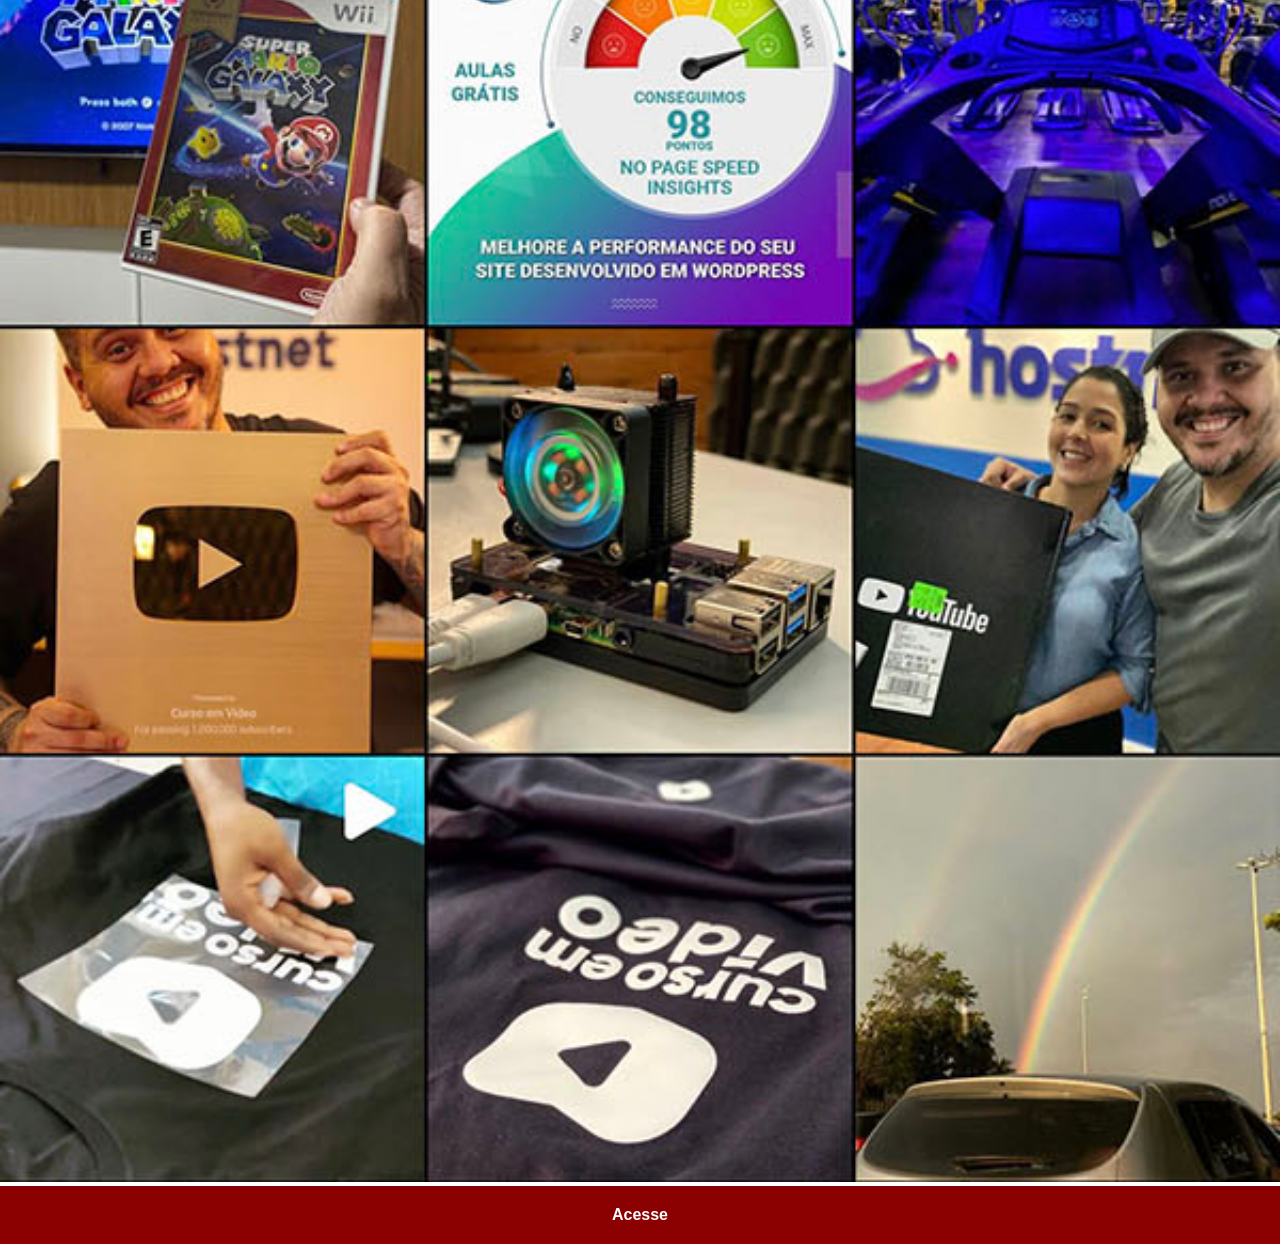
<file: instagran.html>
<!DOCTYPE html>
<html lang="pt-br">
<head>
    <meta charset="UTF-8">
    <meta name="viewport" content="width=device-width, initial-scale=1.0">
    <title>Instagram</title>
    <link rel="stylesheet" href="estilos/social.css">
</head>
<body>
    <img src="imagens/tela-instagram.jpg" alt="Instagram">
    <a href="https://www.instagram.com/" target="_blank">Acesse</a>
</body>
</html>
</file>
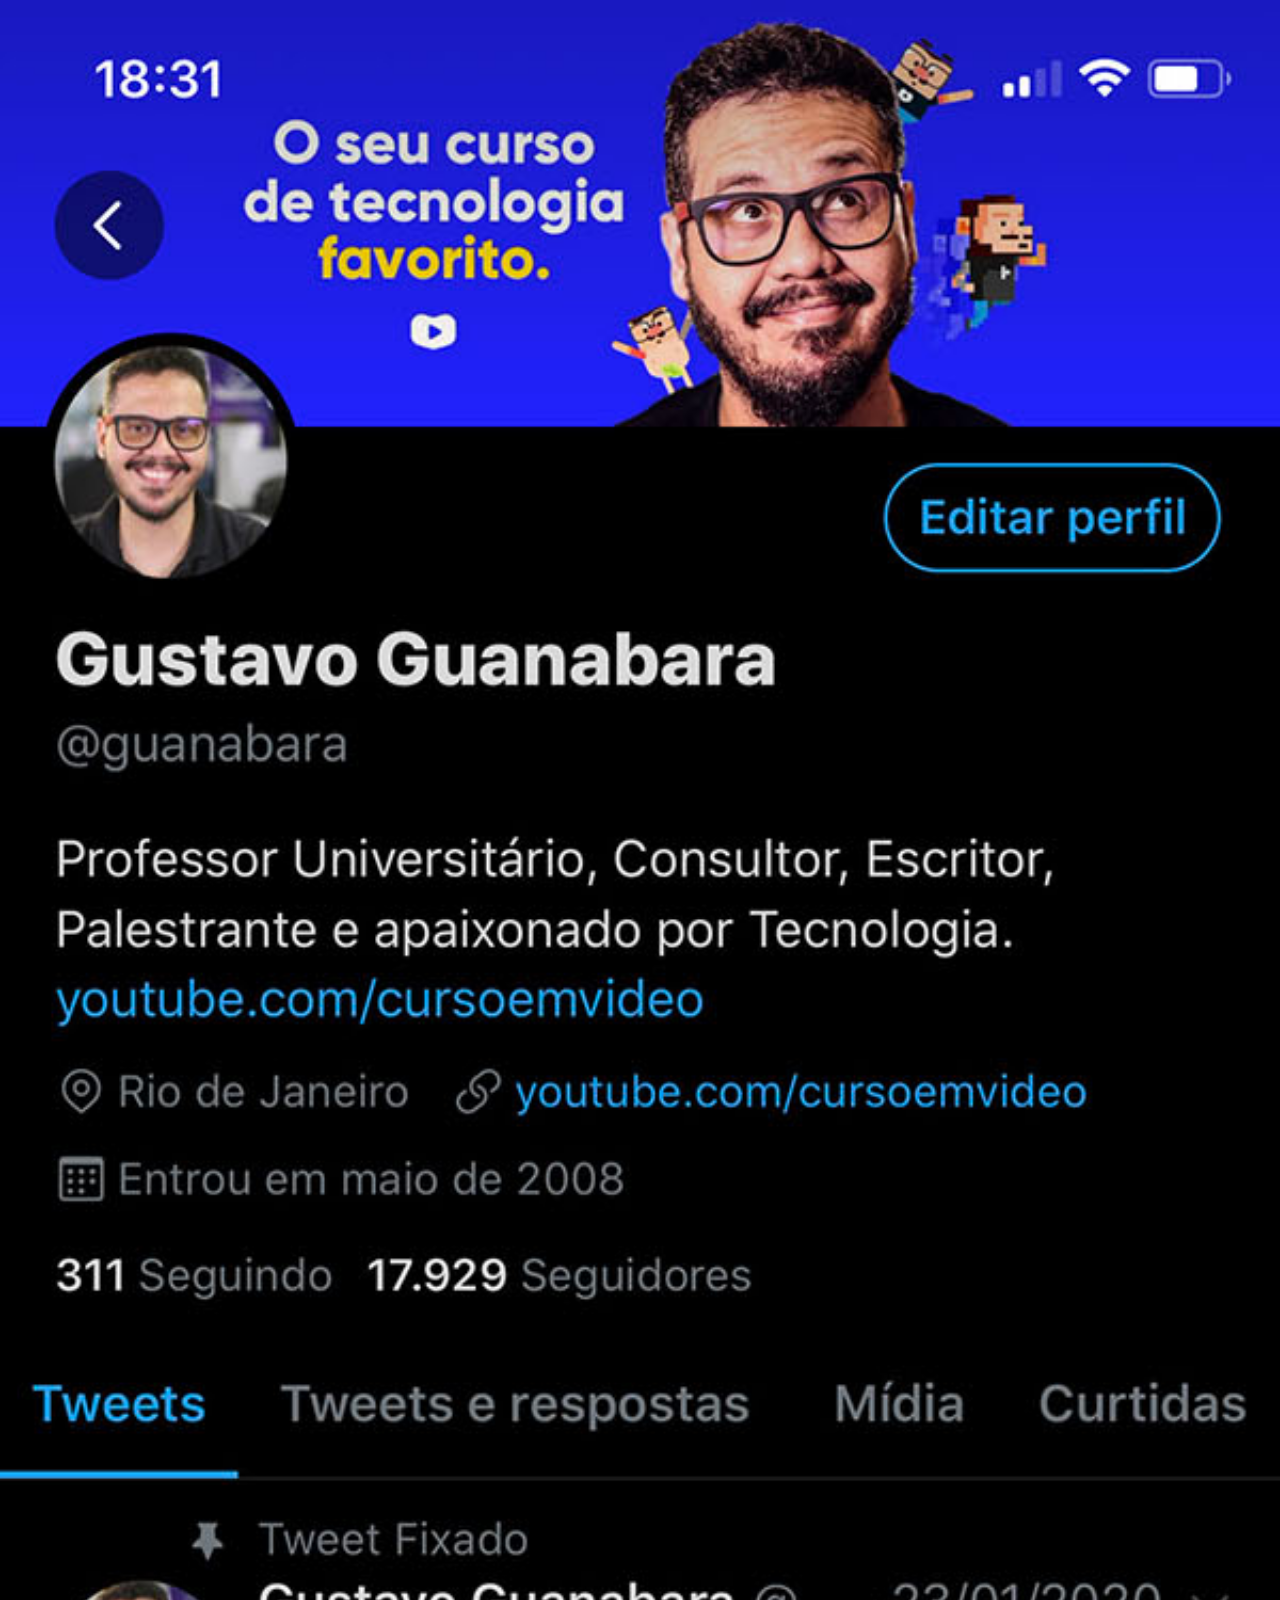
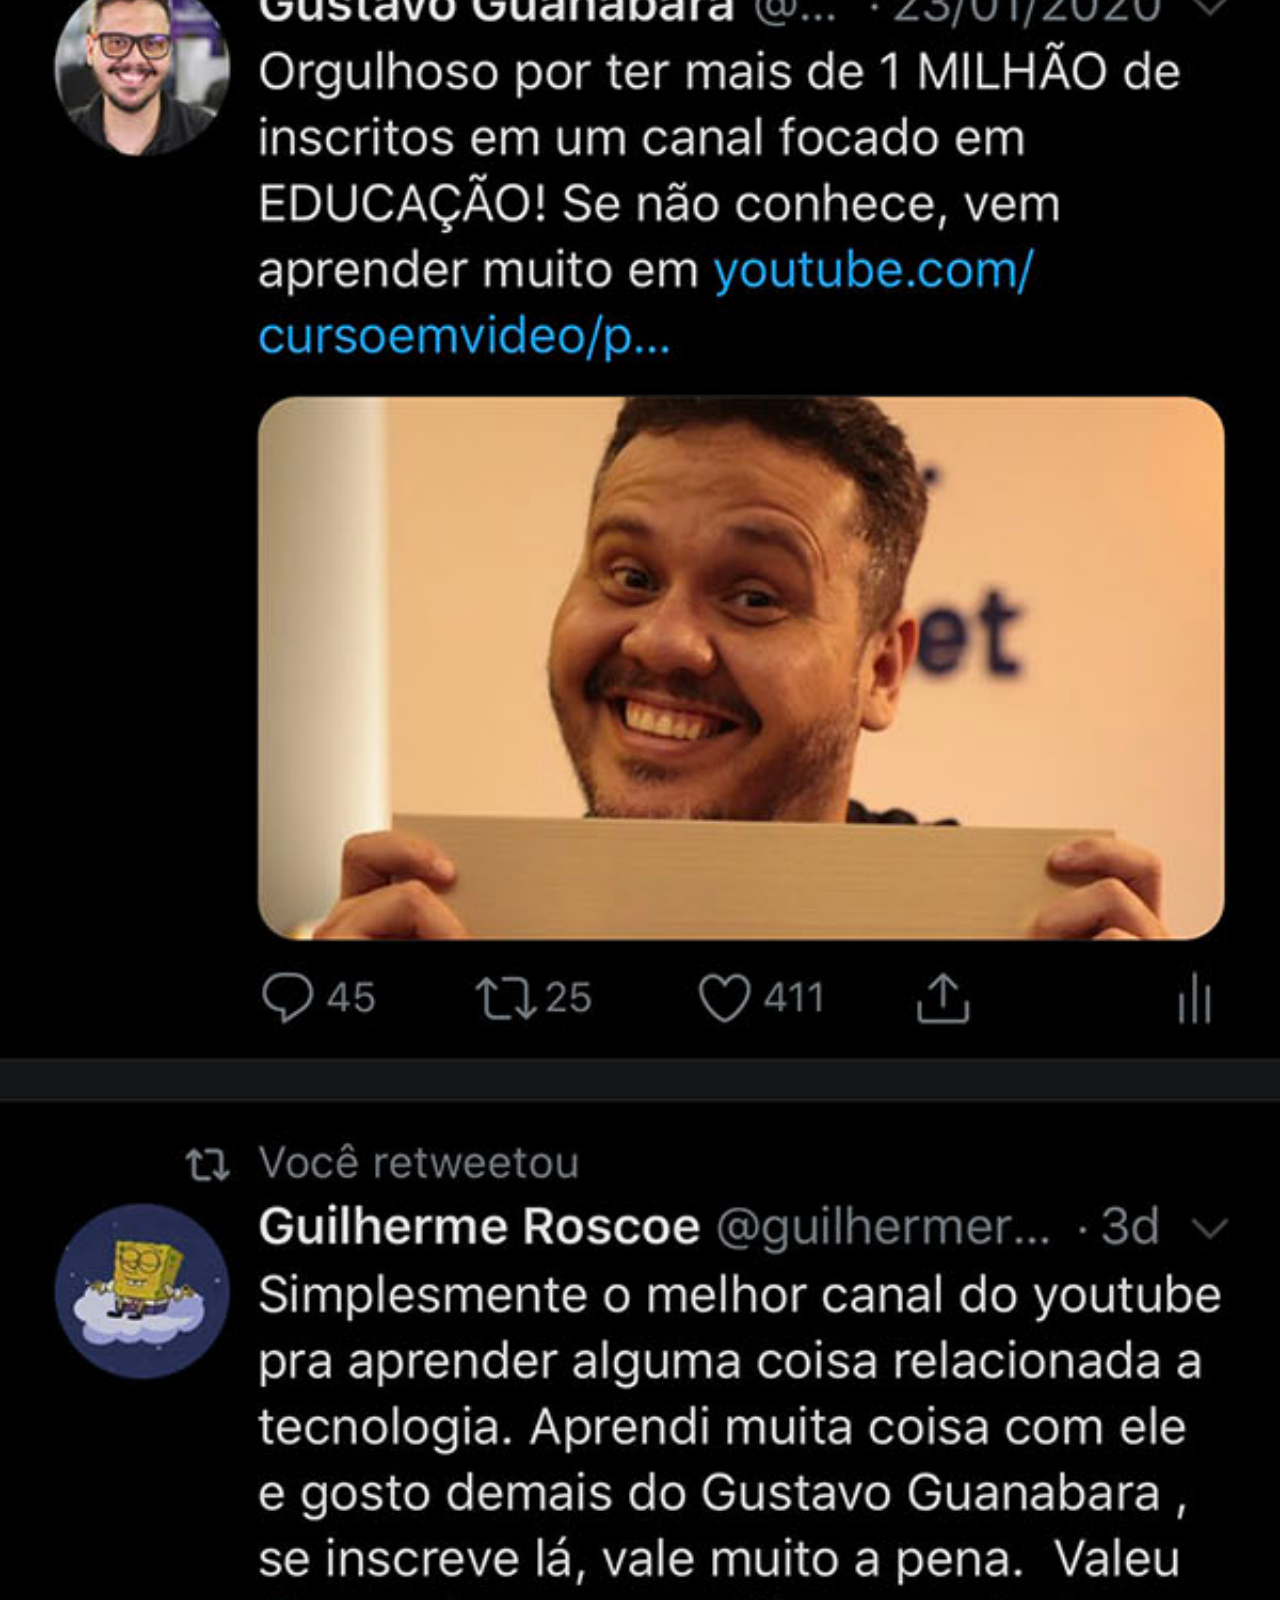
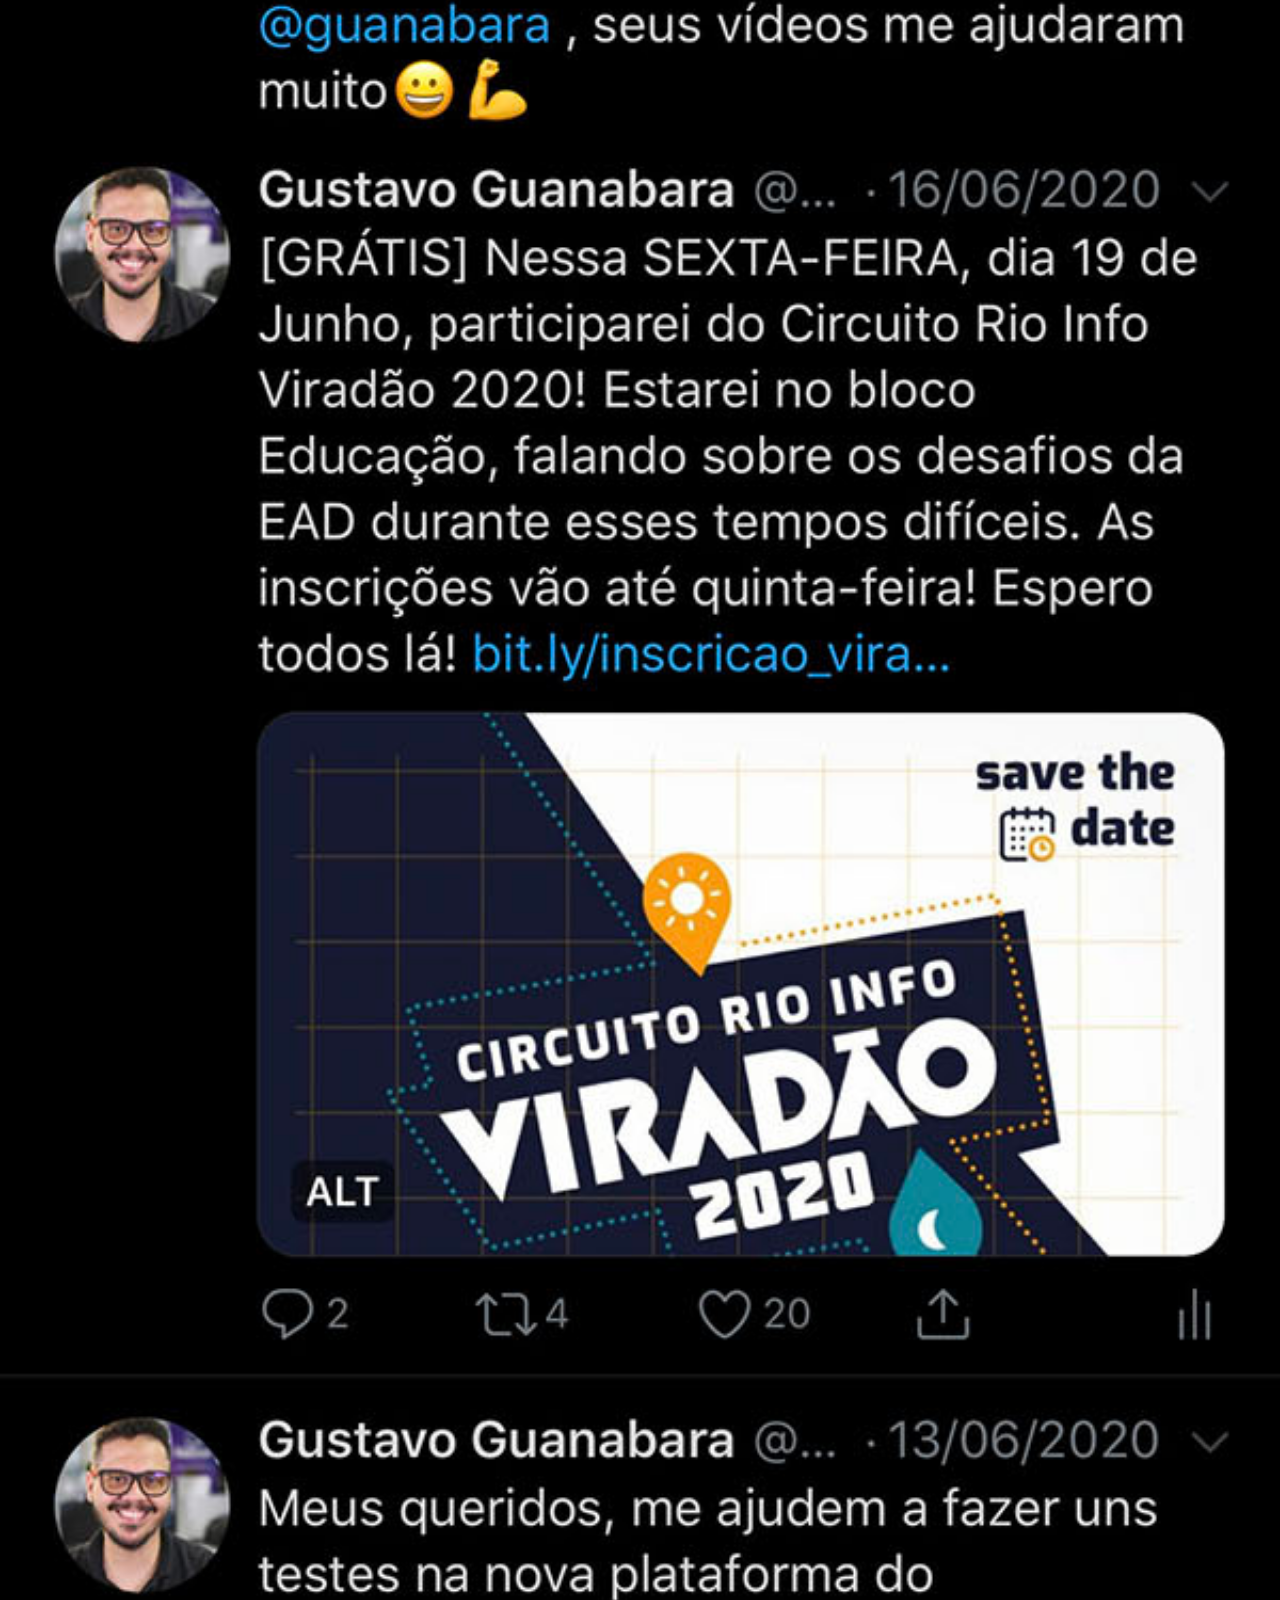
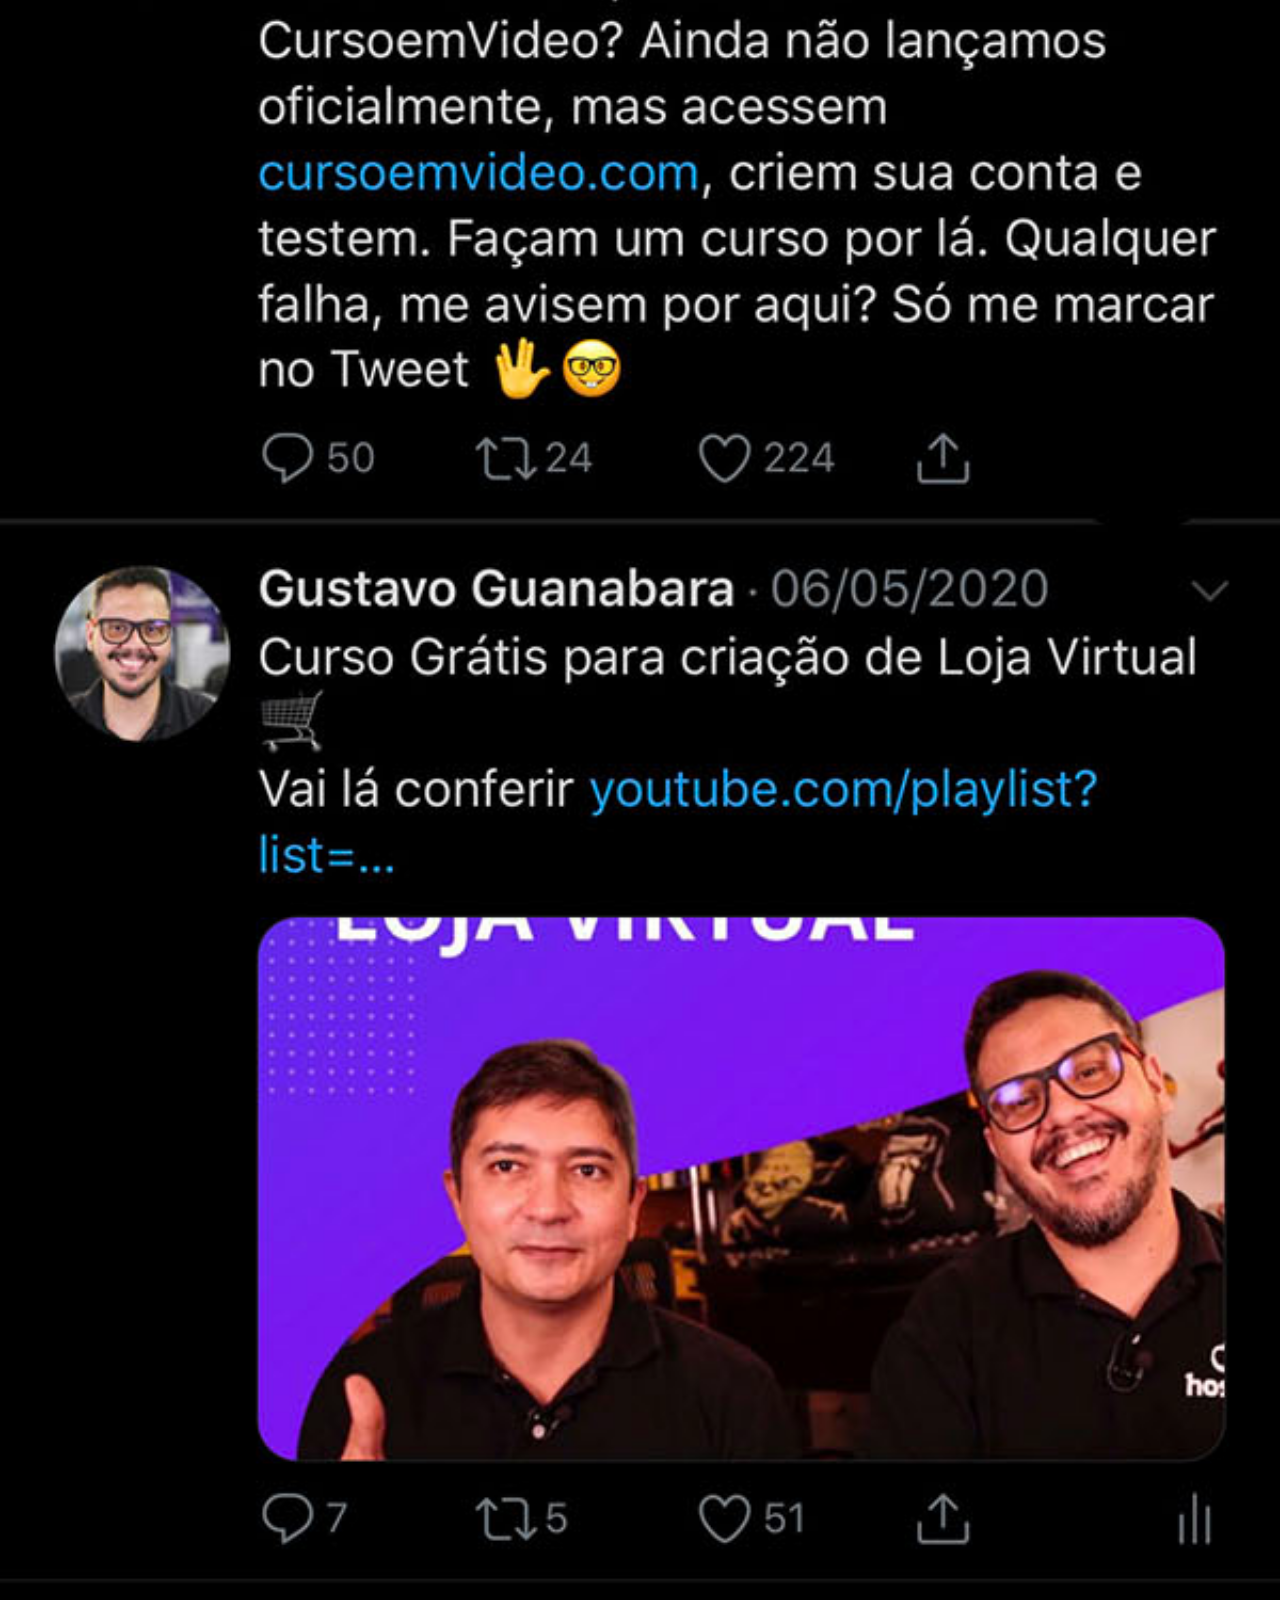
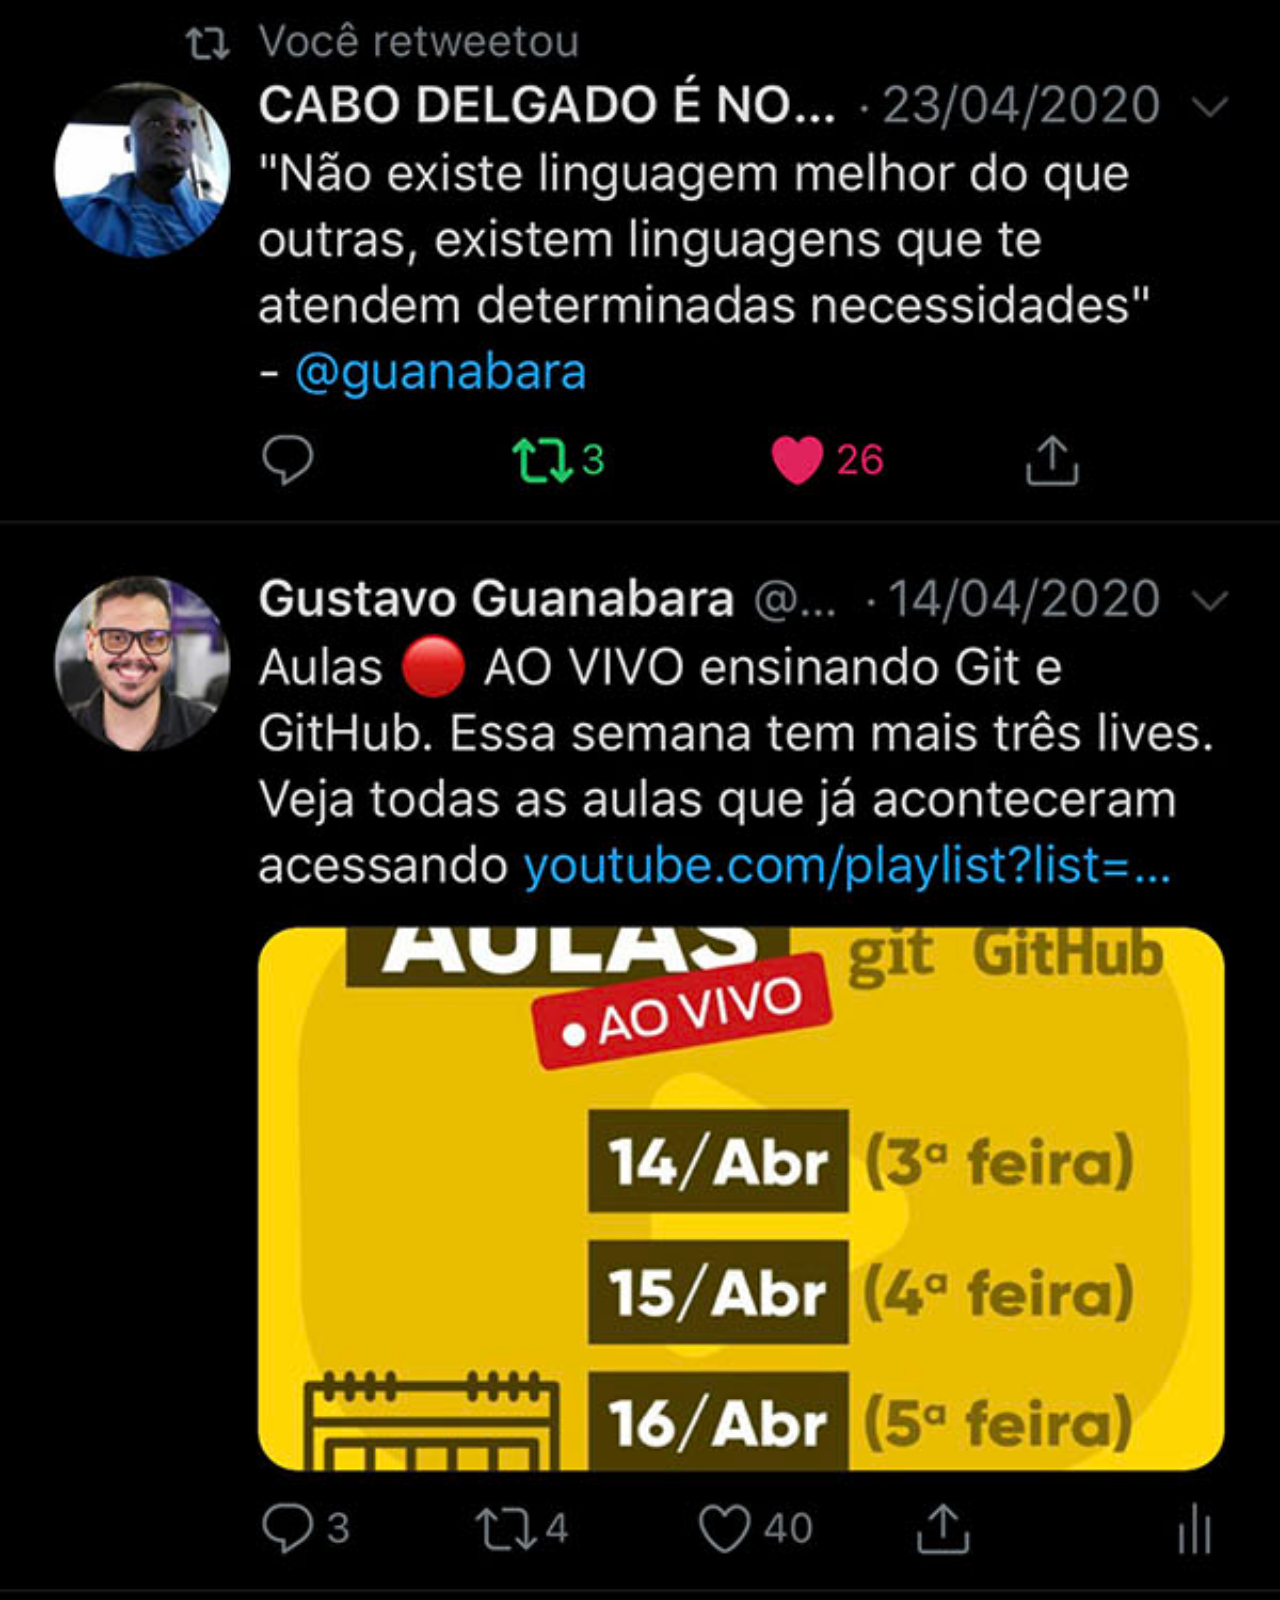
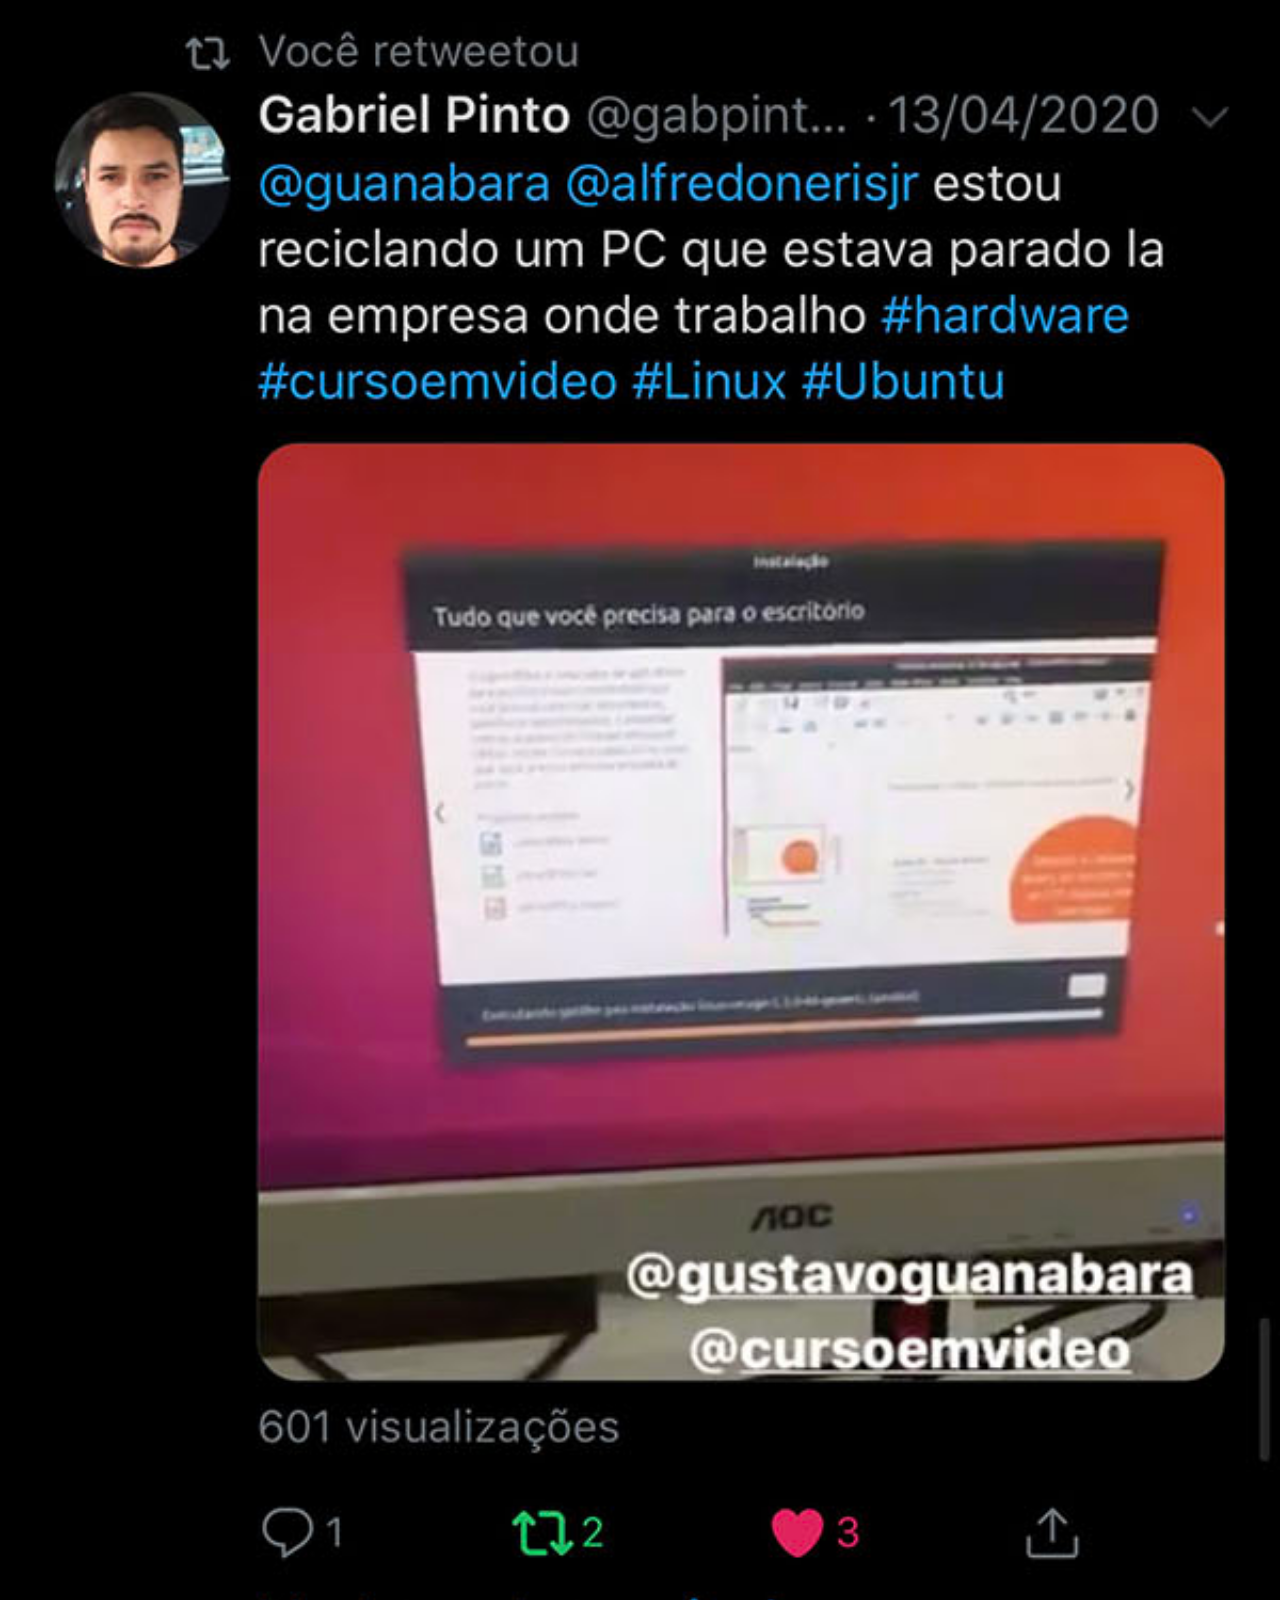
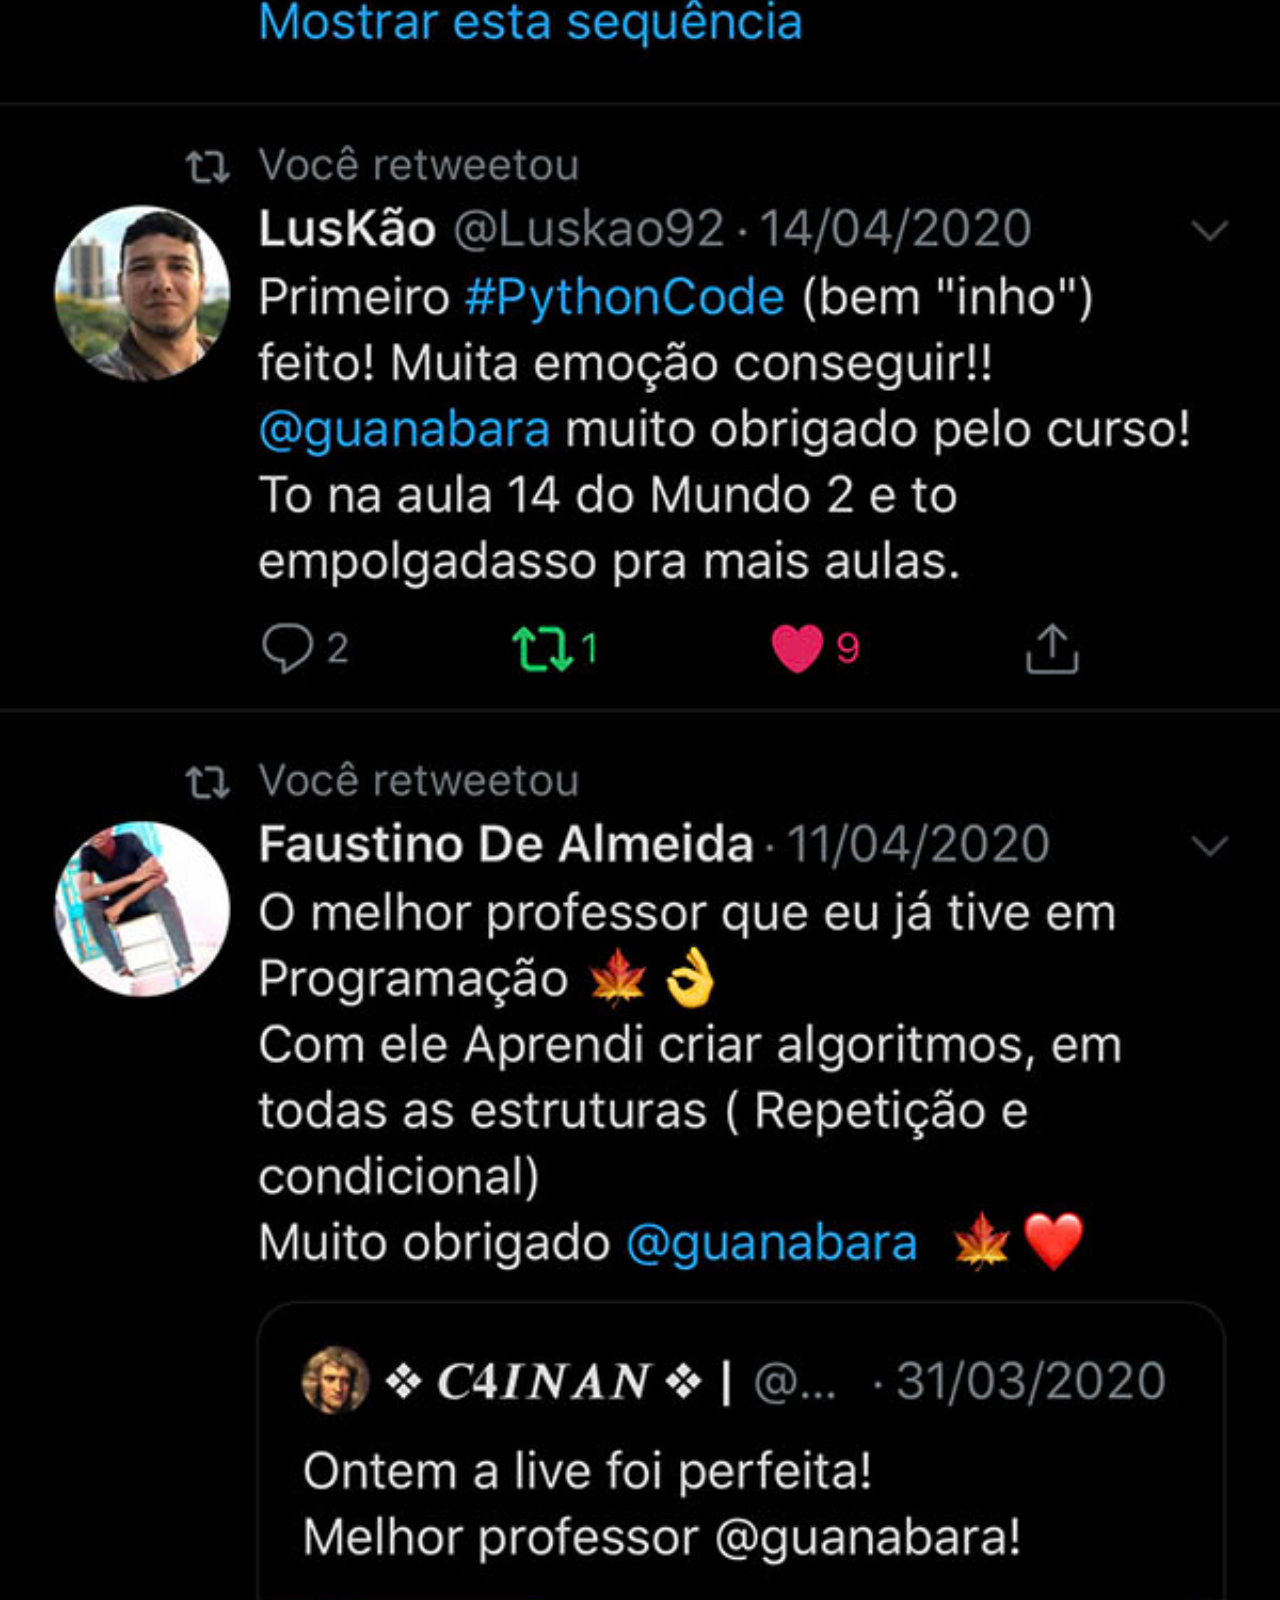
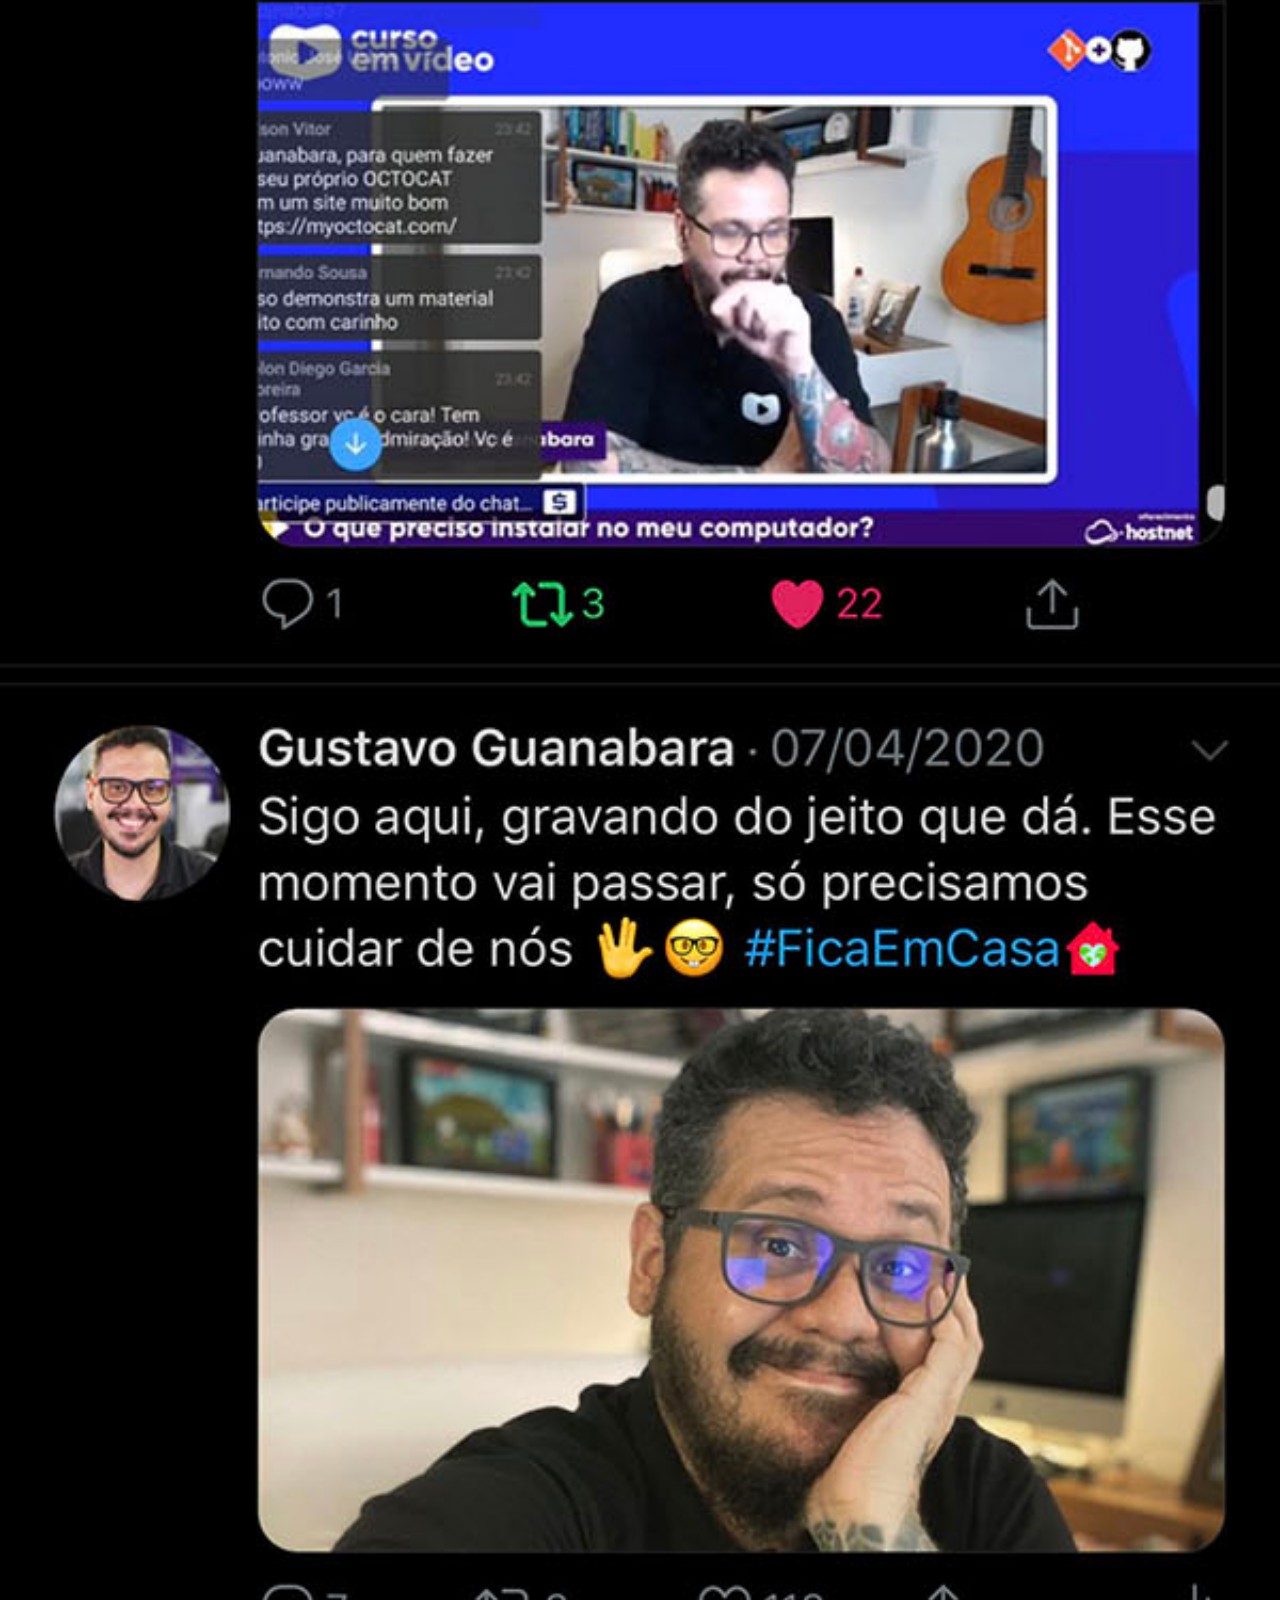
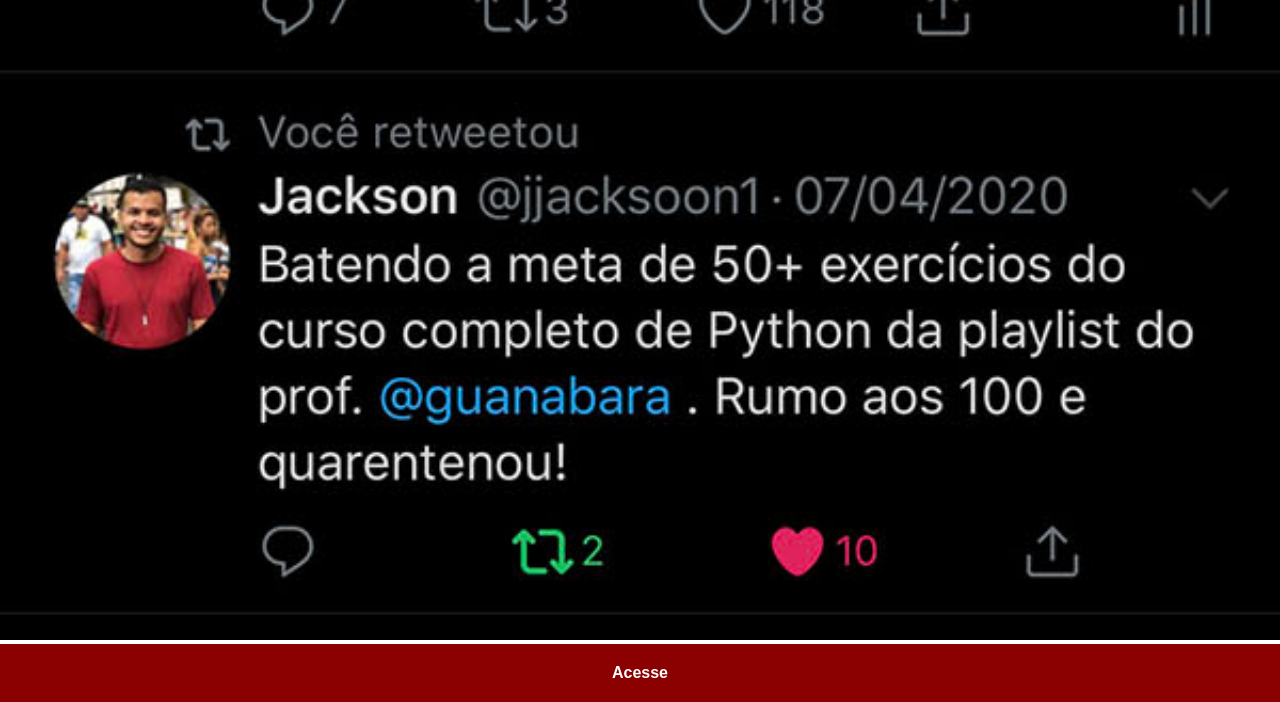
<file: x.html>
<!DOCTYPE html>
<html lang="pt-br">
<head>
    <meta charset="UTF-8">
    <meta name="viewport" content="width=device-width, initial-scale=1.0">
    <title>X</title>
    <link rel="stylesheet" href="estilos/social.css">
</head>
<body>
    <img src="imagens/tela-twitter.jpg" alt="x">
    <a href="https://x.com/" target="_blank">Acesse</a>
</body>
</html>
</file>
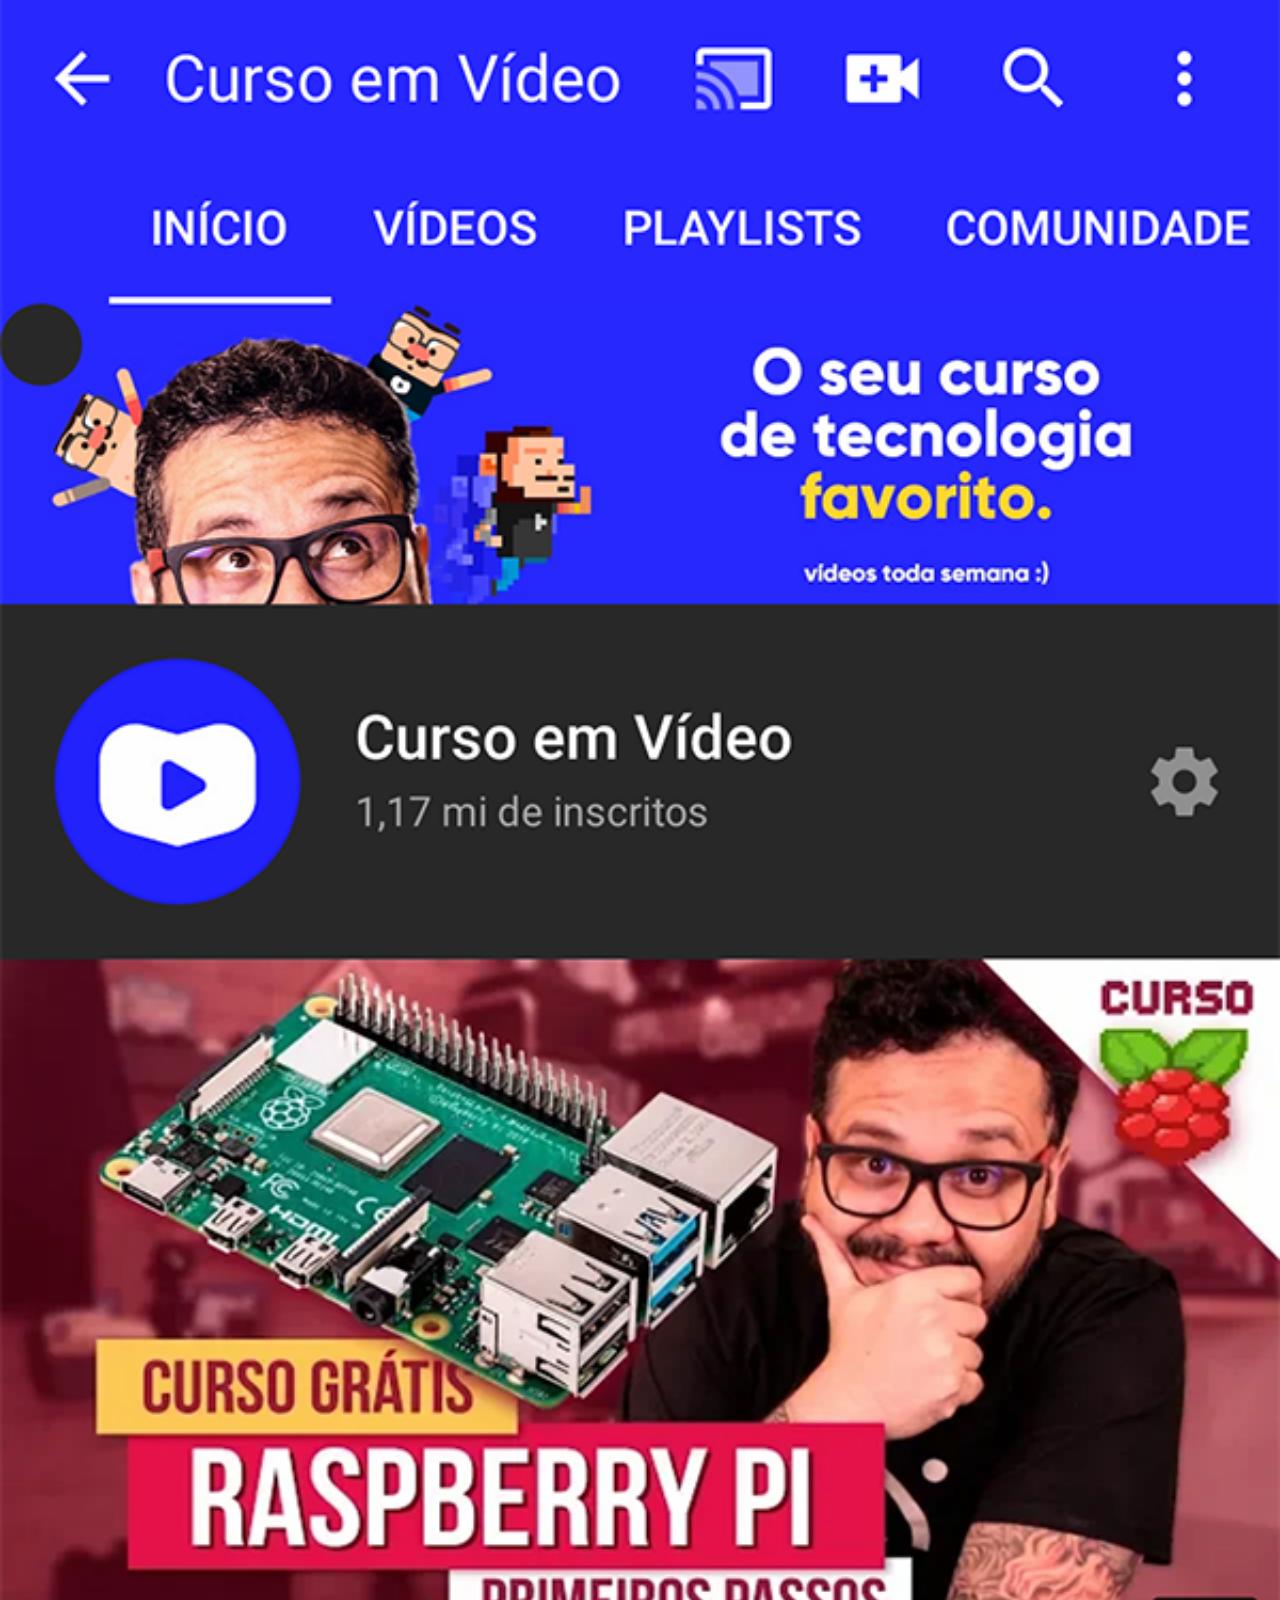
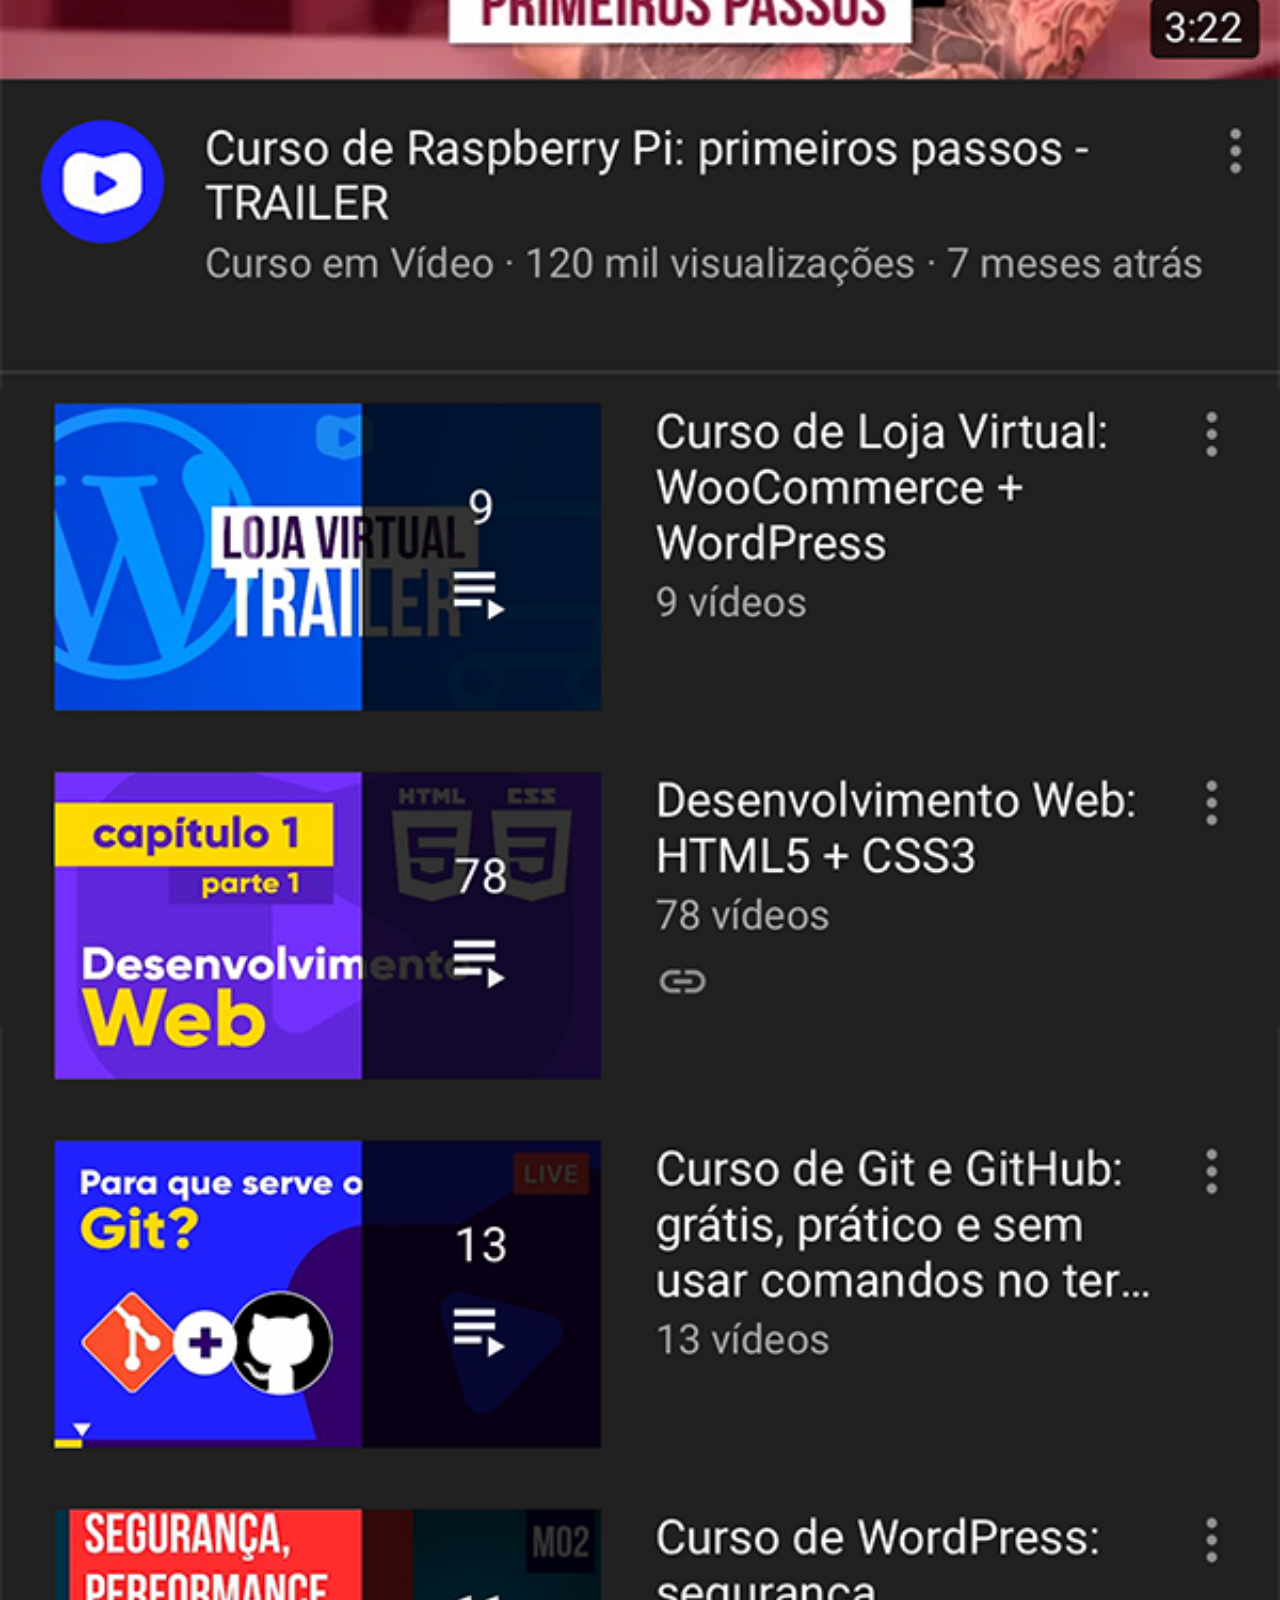
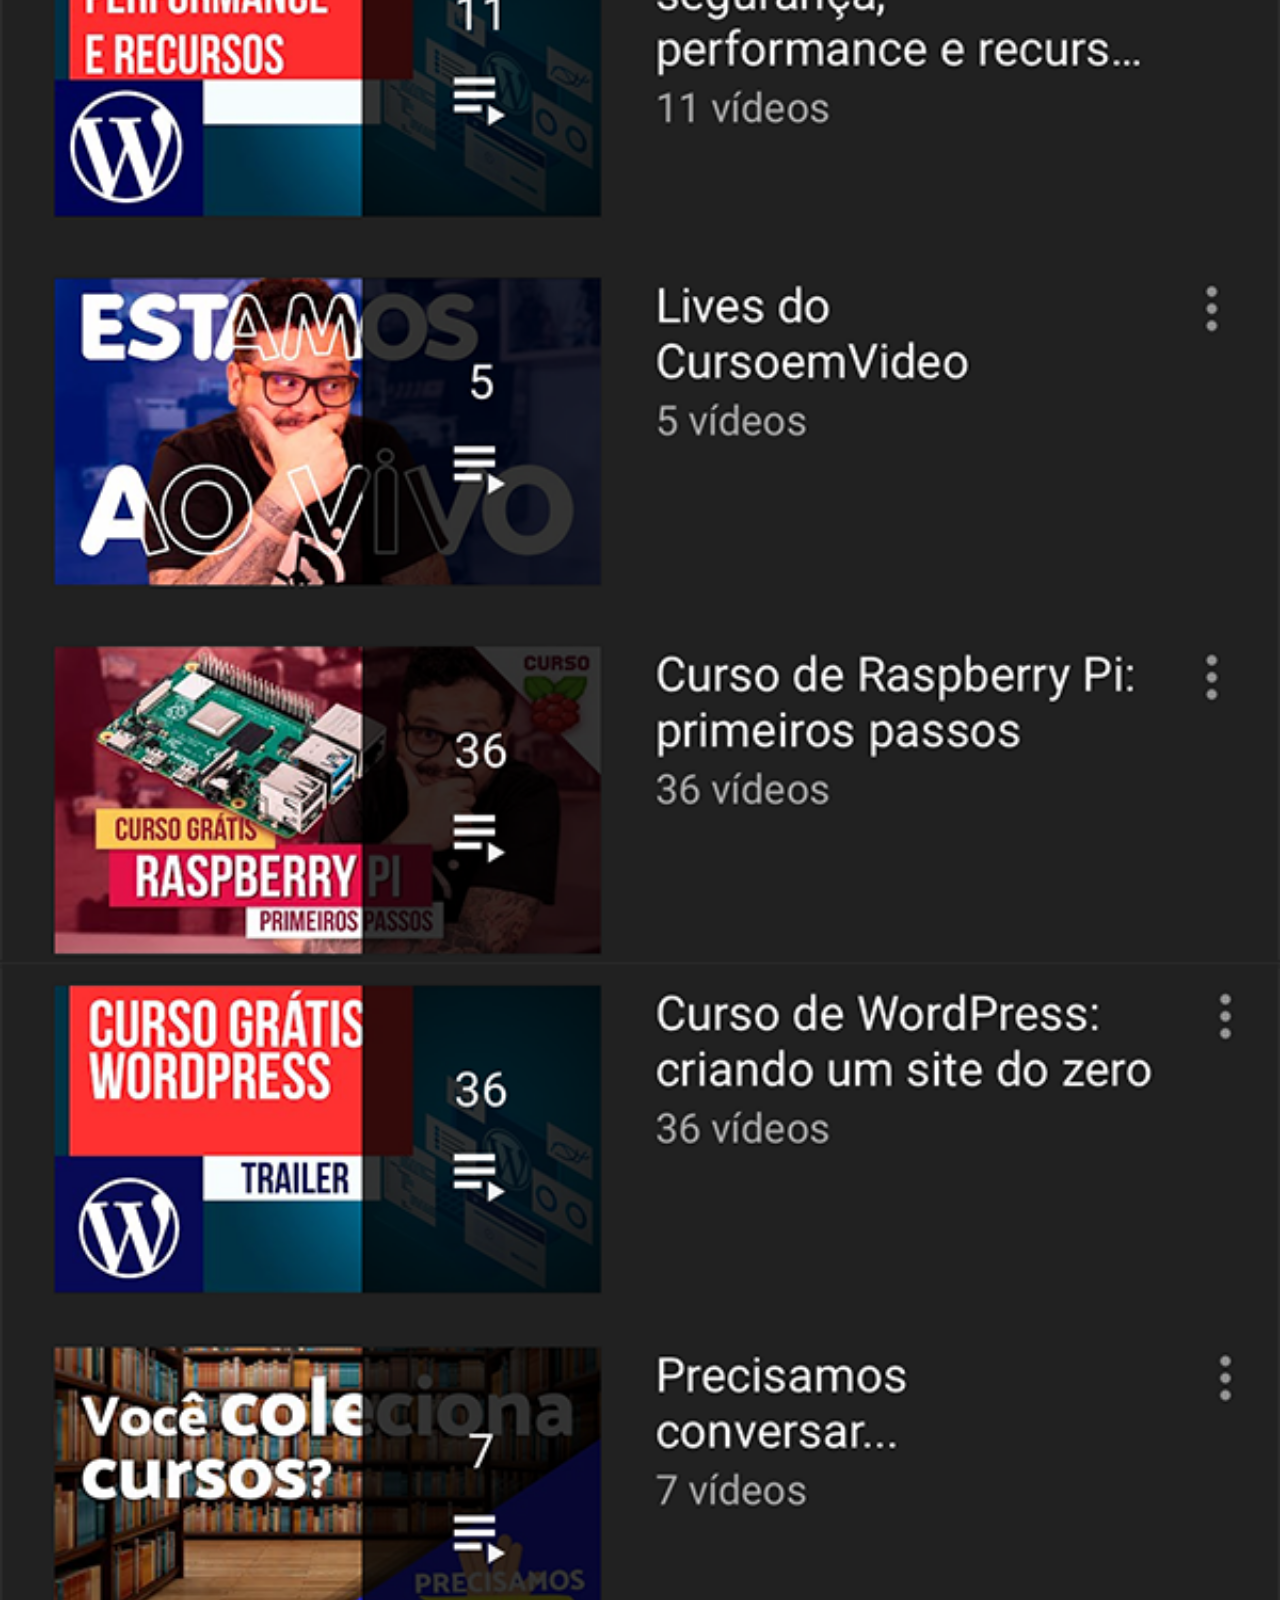
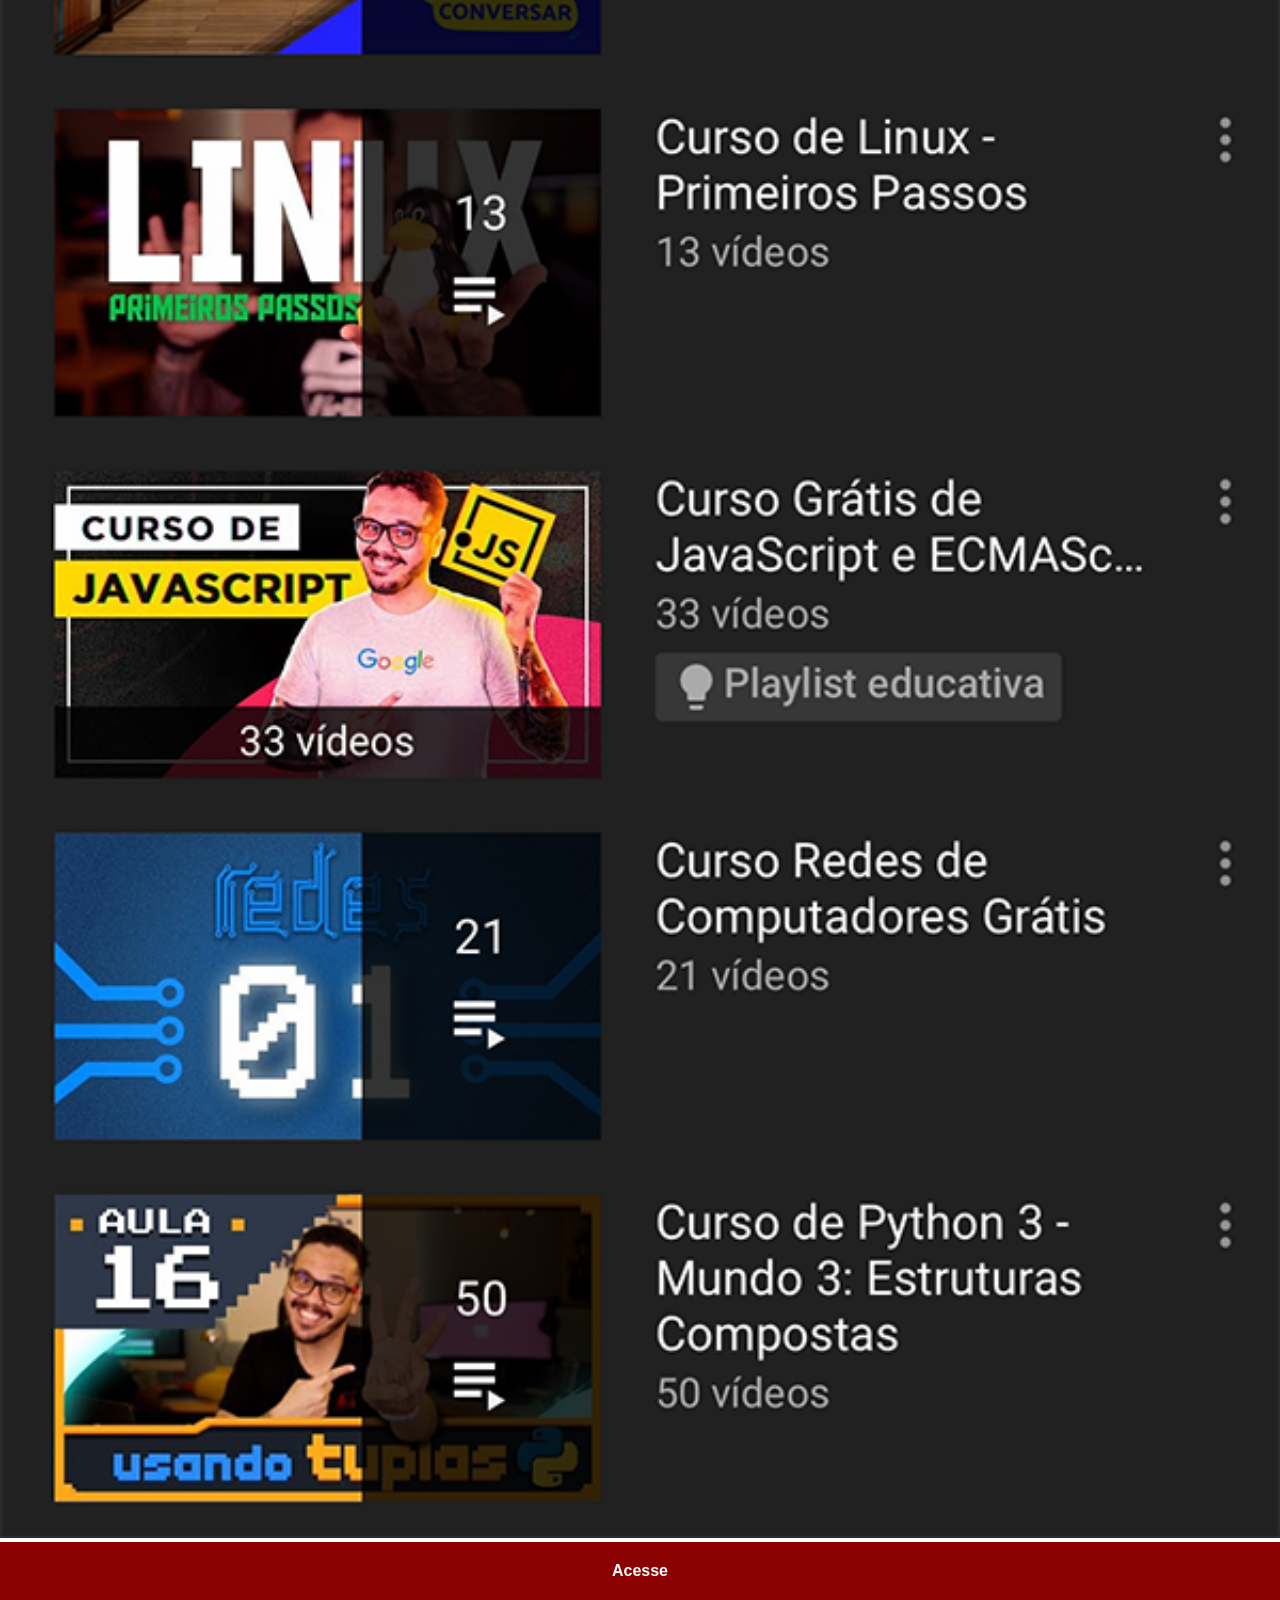
<file: youtube.html>
<!DOCTYPE html>
<html lang="pt-br">
<head>
    <meta charset="UTF-8">
    <meta name="viewport" content="width=device-width, initial-scale=1.0">
    <title>YouTube</title>
    <link rel="stylesheet" href="estilos/social.css">
   
</head>
<body>
    <img src="imagens/tela-youtube.png" alt="YouTube">
    <a href="https://www.youtube.com/" target="_blank">Acesse</a>
</body>
</html>
</file>
<file: estilos/style.css>
@charset "UTF8";
* {
    margin: 0px;
    padding: 0px;
    font-family: Arial, Helvetica, sans-serif;
}

html, body {
   height: 100vh; 
   width: 100vw;
   background-color: black;
}
body {
    background: url('../imagens/fundo-madeira.jpg') no-repeat top center;
    background-size: cover;
    background-attachment: fixed;
}

main {
    position: relative;
    height: 100vh;
    

}
section#telefone {
    position:absolute;
    top: 50%;
    left: 50%;
    transform: translate(-50%,-50%);
    height: 627px;
    width: 311px;
    background-color: blue;
    background: url('../imagens/frame-iphone.png') no-repeat;


}

iframe#tela {
   position: relative; 
   top: 80px;
   left: 22px;
   width: 267px;
   height: 471px;
}

section#redes-sociais {
    text-align: right;
}

section#redes-sociais img {
    width: 50px;
    margin: 10px;
    border-radius: 50%;
    box-shadow: 2px 2px 5px black;
    box-sizing: border-box;
    
}

section#redes-sociais img:hover {
    border: 2px solid greenyellow;
    transform: translate(-3px,-3px);
    box-shadow: 5px,5px,10px black;
    transition: transform .4s, border 1s;
}
</file>
<file: estilos/social.css>
@charset "UTF8";

  * {
            margin: 0px;
            padding: 0px;
            font-family: Arial, Helvetica, sans-serif;
        }
         ::-webkit-scrollbar {
            width: 0px;
            height: 0px;
         }

       img {
            width: 100vw;

}
a {
display: block;
background-color: darkred;
color: white;
padding: 20px;
text-align: center;
font-weight: bolder;
text-decoration: none;
}

a:hover {
    background-color: red;
}
</file>
